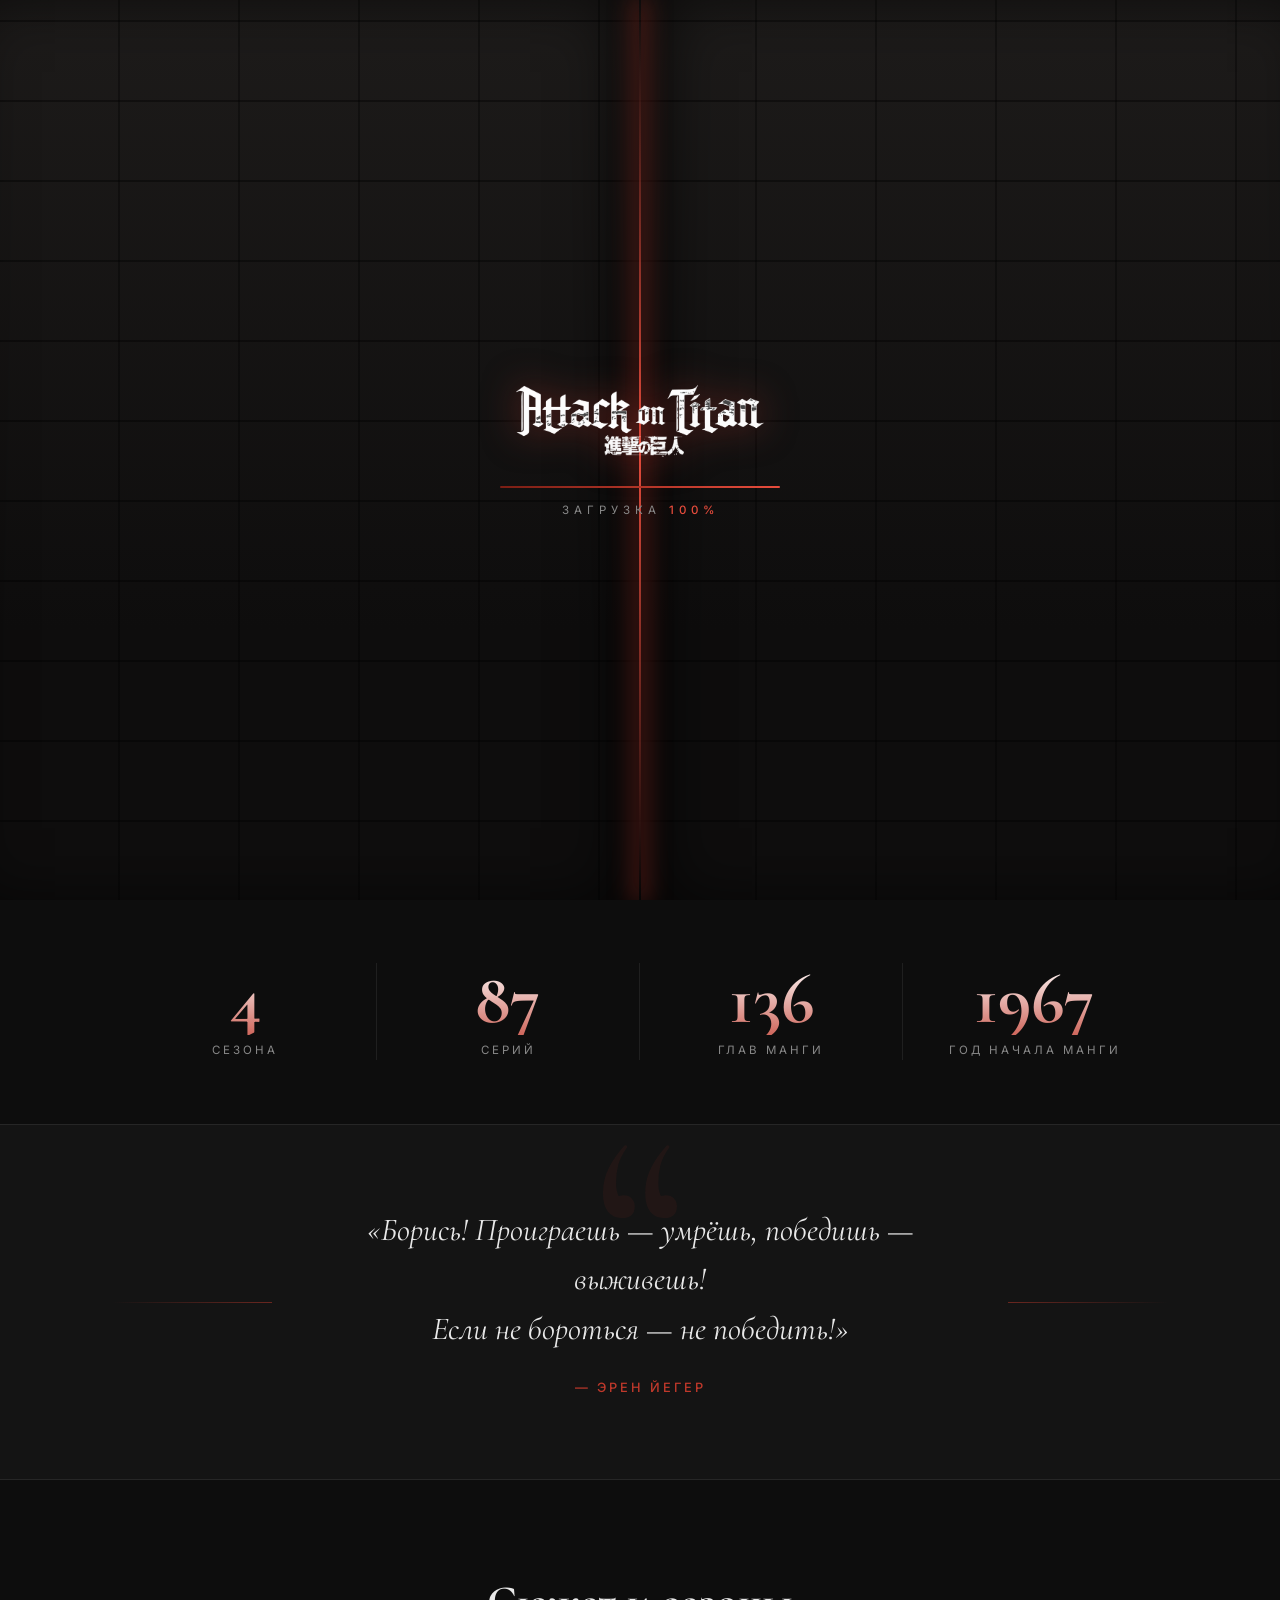
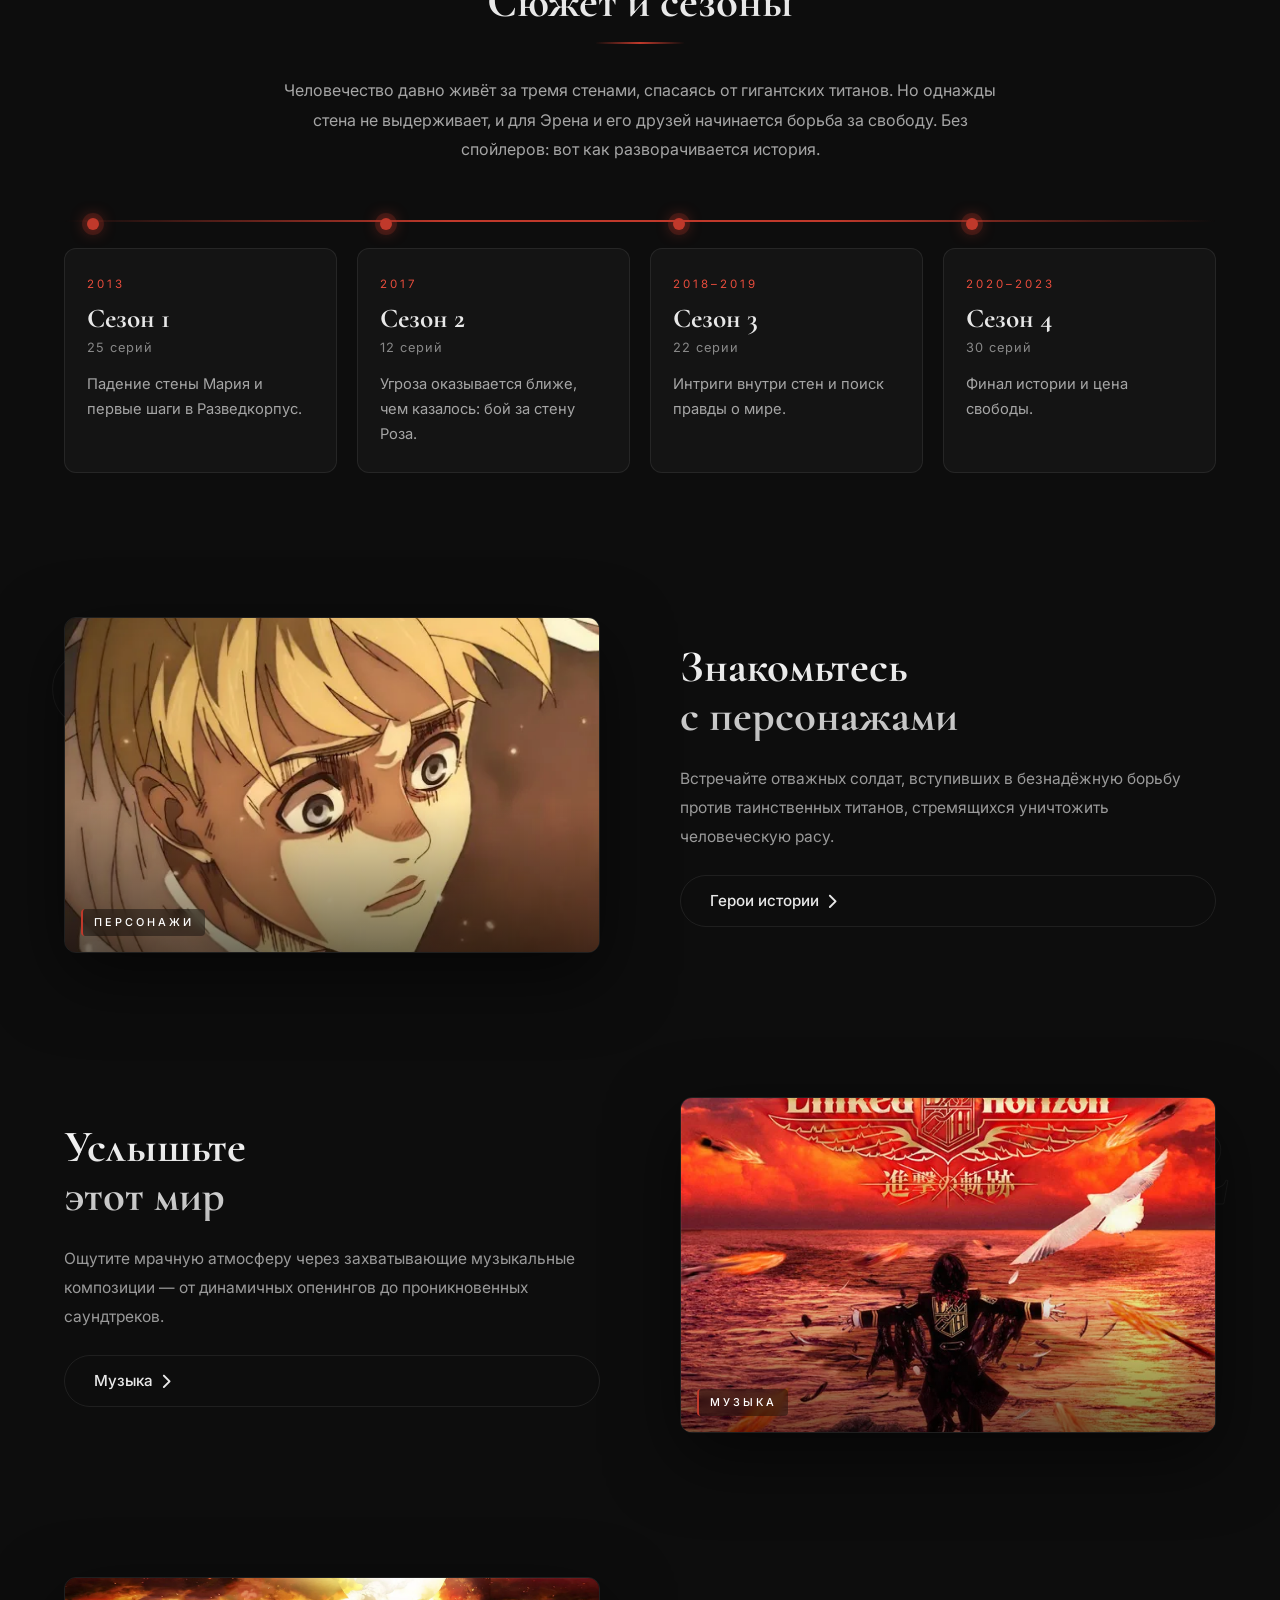
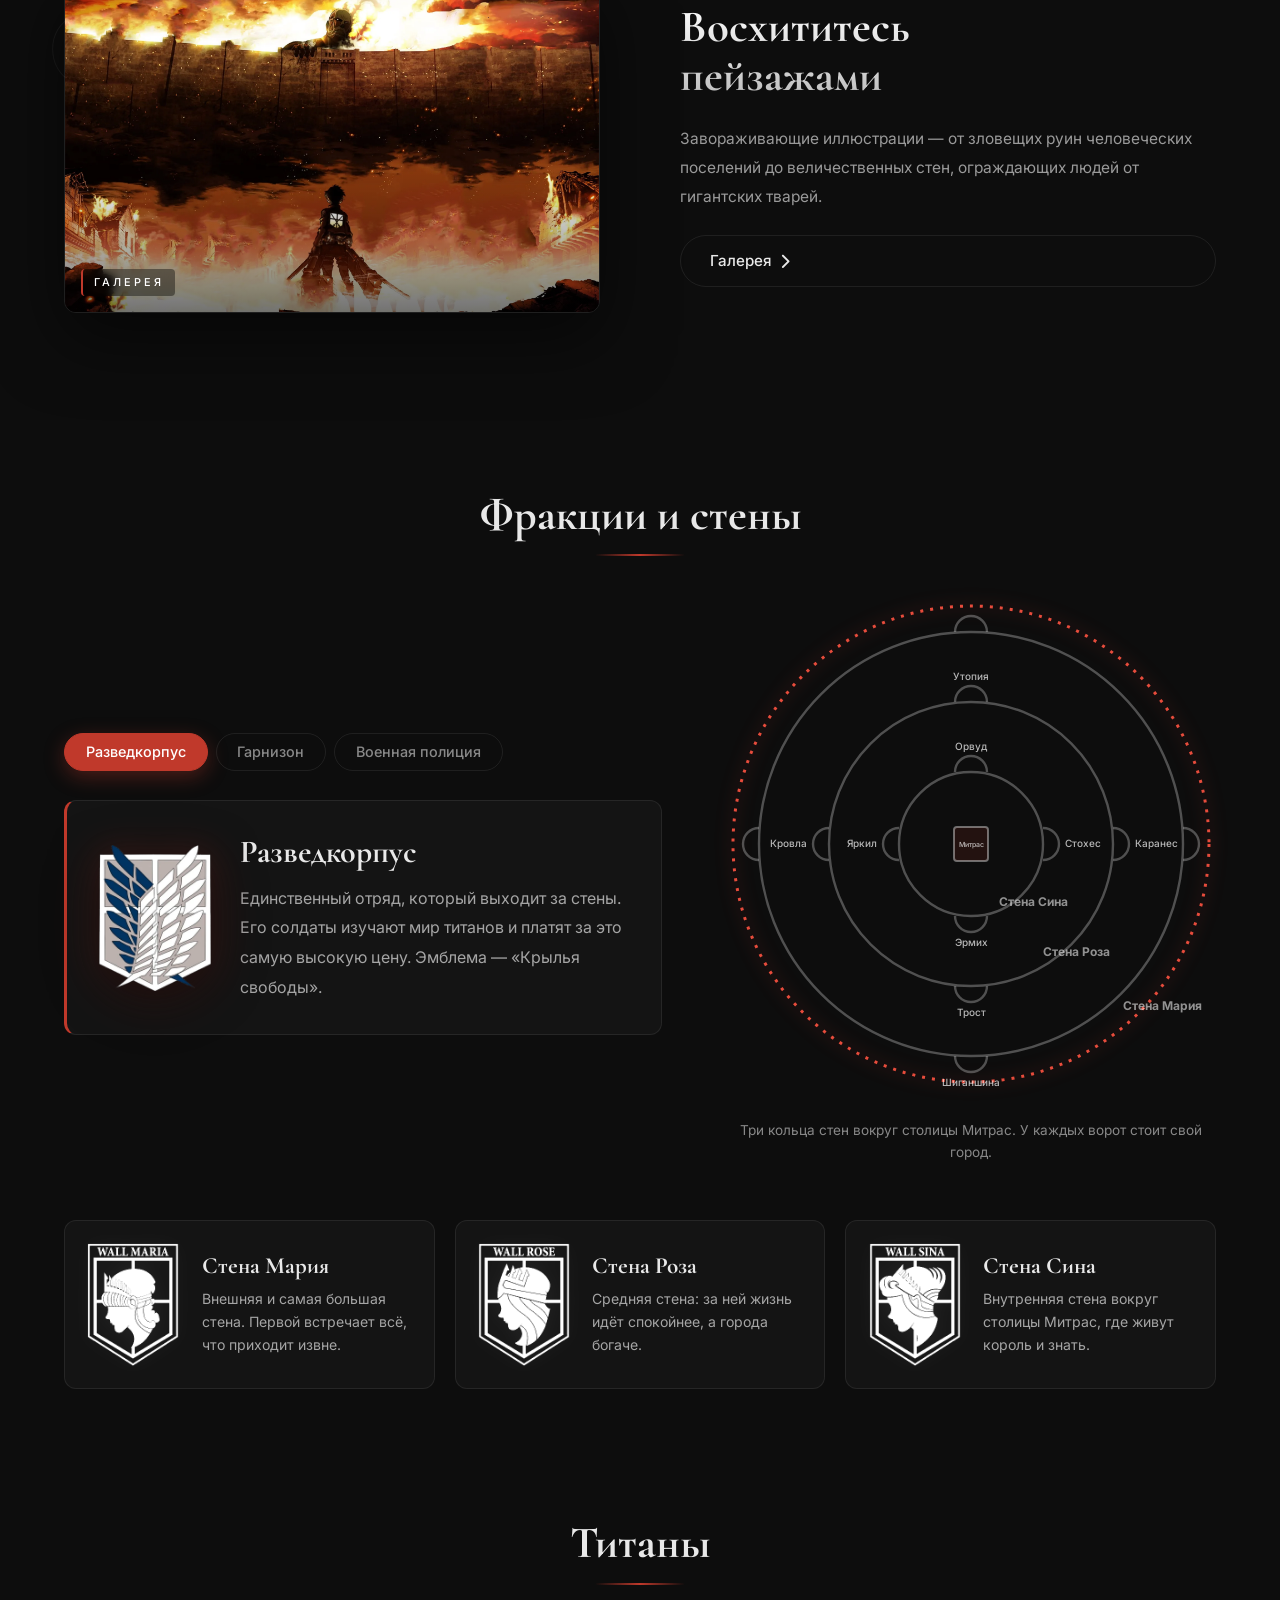
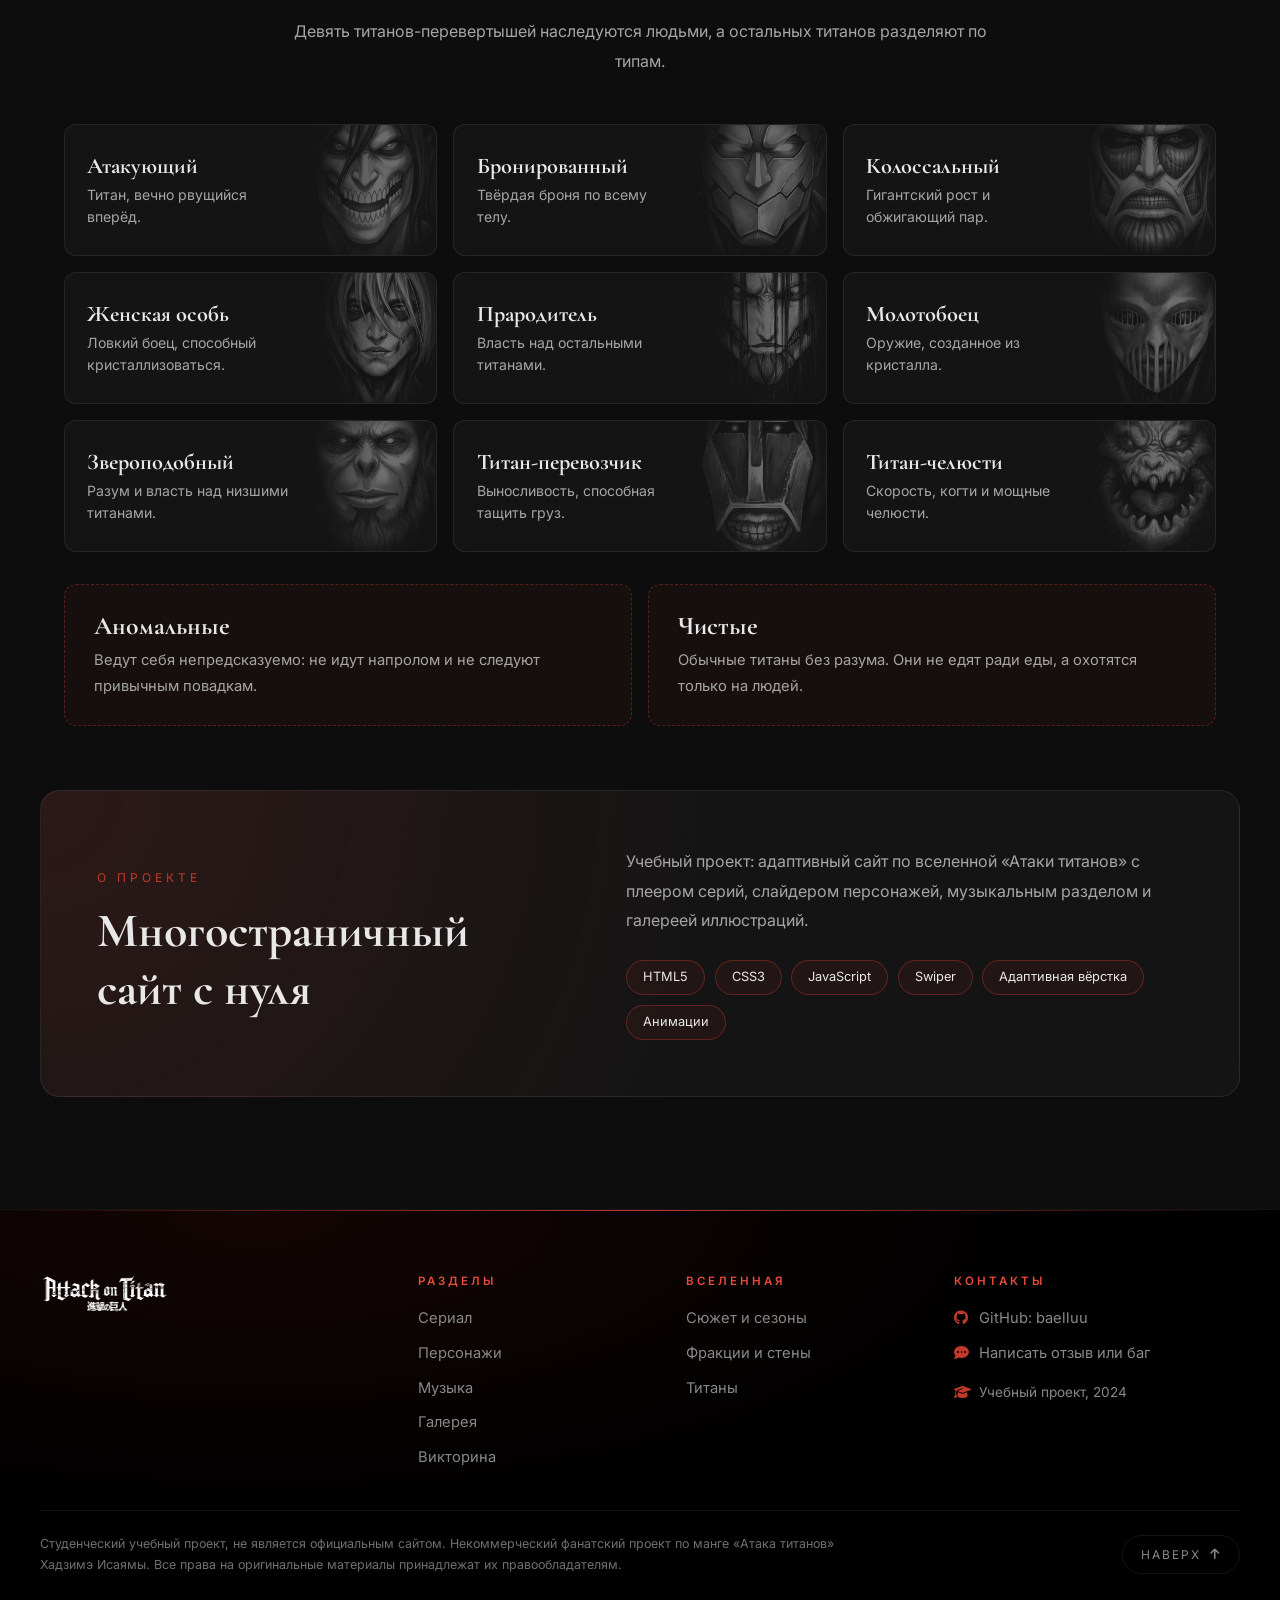
<file: index.html>
<!DOCTYPE html>
<html lang="ru">
<head>
  <meta charset="UTF-8">
  <script>try{if(!sessionStorage.getItem('aotLoaded')&&!matchMedia('(prefers-reduced-motion: reduce)').matches){document.documentElement.classList.add('is-loading');setTimeout(function(){document.documentElement.classList.remove('is-loading')},5000)}}catch(e){}</script>
  <meta name="viewport" content="width=device-width, initial-scale=1.0">
  <title>Атака Титанов — Студенческий проект</title>
  <meta name="description" content="Студенческий проект по «Атаке титанов»: сериал, персонажи, музыка, галерея, викторина. Некоммерческий фанатский сайт.">
  <meta name="theme-color" content="#0d0d0d">
  <link rel="icon" href="img/favicon.ico" sizes="any">
  <link rel="icon" type="image/png" sizes="32x32" href="img/favicon-32.png">
  <link rel="apple-touch-icon" href="img/apple-touch-icon.png">
  <meta property="og:type" content="website">
  <meta property="og:locale" content="ru_RU">
  <meta property="og:site_name" content="Атака Титанов — студенческий проект">
  <meta property="og:title" content="Атака Титанов — Студенческий проект">
  <meta property="og:description" content="Студенческий проект по «Атаке титанов»: сериал, персонажи, музыка, галерея, викторина. Некоммерческий фанатский сайт.">
  <meta property="og:url" content="https://baelluu.github.io/attackontitan/">
  <meta property="og:image" content="https://baelluu.github.io/attackontitan/img/og.jpg">
  <meta property="og:image:width" content="1200">
  <meta property="og:image:height" content="630">
  <meta name="twitter:card" content="summary_large_image">
  <link rel="preconnect" href="https://fonts.googleapis.com">
  <link rel="preconnect" href="https://fonts.gstatic.com" crossorigin>
  <link href="https://fonts.googleapis.com/css2?family=Cormorant+Garamond:ital,wght@0,400;0,600;0,700;1,400&family=Inter:wght@300;400;500&display=swap" rel="stylesheet">
  <link rel="stylesheet" href="https://cdnjs.cloudflare.com/ajax/libs/font-awesome/6.4.0/css/all.min.css">
  <link rel="stylesheet" href="css/shared.css">
  <link rel="stylesheet" href="css/enhance.css">
  <link rel="stylesheet" href="style.css">
</head>
<body>

  <nav class="navbar">
    <a href="index.html" class="navbar__logo">
      <img src="img/logo.png" alt="Attack on Titan">
    </a>
    <ul class="navbar__links">
      <li><a href="serial/index.html">Сериал</a></li>
      <li><a href="characters/index.html">Персонажи</a></li>
      <li><a href="music/index.html">Музыка</a></li>
      <li><a href="arts/index.html">Галерея</a></li>
      <li><a href="quiz/index.html">Викторина</a></li>
    </ul>
    <button class="navbar__hamburger" id="hamburger" aria-label="Открыть меню">
      <span></span><span></span><span></span>
    </button>
  </nav>

  <div class="navbar__drawer" id="drawer">
    <a href="serial/index.html">Сериал</a>
    <a href="characters/index.html">Персонажи</a>
    <a href="music/index.html">Музыка</a>
    <a href="arts/index.html">Галерея</a>
    <a href="quiz/index.html">Викторина</a>
  </div>

  <!-- HERO -->
  <section class="hero">
    <div class="hero__noise"></div>
    <div class="hero__overlay"></div>

    <div class="hero__content">
      <div class="hero__year-badge">2013 — 2023</div>
      <h1 class="hero__title">
        <span class="hero__title-line">Атака</span>
        <span class="hero__title-line hero__title-line--accent">Титанов</span>
      </h1>
      <p class="hero__jp">進撃の巨人</p>
      <p class="hero__sub">Судьба человечества в ваших руках</p>
      <a href="serial/index.html" class="btn btn--primary hero__cta">
        <i class="fas fa-play"></i> Смотреть сериал
      </a>
    </div>

    <a href="#quote" class="hero__scroll" aria-label="Прокрутить вниз"><span></span></a>

    <!-- Ticker belt at bottom of hero -->
    <div class="ticker-belt" aria-hidden="true">
      <div class="ticker-inner" id="tickerInner">
        <span>4 сезона</span><span class="ticker-sep">◆</span>
        <span>89 серий</span><span class="ticker-sep">◆</span>
        <span>С 2013 года</span><span class="ticker-sep">◆</span>
        <span>Хадзимэ Исаяма</span><span class="ticker-sep">◆</span>
        <span>Shingeki no Kyojin</span><span class="ticker-sep">◆</span>
        <span>Разведывательный корпус</span><span class="ticker-sep">◆</span>
        <span>Сражайся или умри</span><span class="ticker-sep">◆</span>
        <span>4 сезона</span><span class="ticker-sep">◆</span>
        <span>89 серий</span><span class="ticker-sep">◆</span>
        <span>С 2013 года</span><span class="ticker-sep">◆</span>
        <span>Хадзимэ Исаяма</span><span class="ticker-sep">◆</span>
        <span>Shingeki no Kyojin</span><span class="ticker-sep">◆</span>
        <span>Разведывательный корпус</span><span class="ticker-sep">◆</span>
        <span>Сражайся или умри</span><span class="ticker-sep">◆</span>
      </div>
    </div>
  </section>

  <!-- STATS -->
  <section class="stats reveal-stagger" aria-label="Атака титанов в цифрах">
    <div class="stats__item"><span class="stats__num" data-count="4">4</span><span class="stats__label">сезона</span></div>
    <div class="stats__item"><span class="stats__num" data-count="89">89</span><span class="stats__label">серий</span></div>
    <div class="stats__item"><span class="stats__num" data-count="139">139</span><span class="stats__label">глав манги</span></div>
    <div class="stats__item"><span class="stats__num" data-count="2009">2009</span><span class="stats__label">год начала манги</span></div>
  </section>

  <!-- QUOTE -->
  <section class="quote-section" id="quote">
    <div class="quote-section__line-left"></div>
    <blockquote class="quote">
      <p class="quote__text">
        «Борись! Проиграешь — умрёшь, победишь — выживешь!<br>
        Если не бороться — не победить!»
      </p>
      <cite class="quote__author">— Эрен Йегер</cite>
    </blockquote>
    <div class="quote-section__line-right"></div>
  </section>

  <!-- SEASONS / TIMELINE -->
  <section class="seasons" id="seasons">
    <div class="container">
      <div class="section-title">
        <h2>Сюжет и сезоны</h2>
        <div class="section-title__line"></div>
      </div>
      <p class="lead">Человечество давно живёт за тремя стенами, спасаясь от гигантских титанов. Но однажды стена не выдерживает, и для Эрена и его друзей начинается борьба за свободу. Без спойлеров: вот как разворачивается история.</p>
      <ol class="timeline reveal-stagger">
        <li class="timeline__item">
          <span class="timeline__year">2013</span>
          <h3>Сезон 1</h3>
          <p class="timeline__meta">25 серий</p>
          <p>Падение стены Мария и первые шаги в Разведкорпус.</p>
        </li>
        <li class="timeline__item">
          <span class="timeline__year">2017</span>
          <h3>Сезон 2</h3>
          <p class="timeline__meta">12 серий</p>
          <p>Угроза оказывается ближе, чем казалось: бой за стену Роза.</p>
        </li>
        <li class="timeline__item">
          <span class="timeline__year">2018–2019</span>
          <h3>Сезон 3</h3>
          <p class="timeline__meta">22 серии</p>
          <p>Интриги внутри стен и поиск правды о мире.</p>
        </li>
        <li class="timeline__item">
          <span class="timeline__year">2020–2023</span>
          <h3>Сезон 4</h3>
          <p class="timeline__meta">30 серий</p>
          <p>Финал истории и цена свободы.</p>
        </li>
      </ol>
    </div>
  </section>

  <!-- FEATURES -->
  <main>
    <div class="container">
      <div class="features">

        <article class="feature reveal">
          <div class="feature__num" aria-hidden="true">01</div>
          <div class="feature__media">
            <img src="img/armin.webp" alt="Персонажи" class="feature__img" loading="lazy" decoding="async">
            <div class="feature__media-label">Персонажи</div>
          </div>
          <div class="feature__body">
            <h2 class="feature__title">Знакомьтесь<br>с персонажами</h2>
            <p class="feature__text">Встречайте отважных солдат, вступивших в безнадёжную борьбу против таинственных титанов, стремящихся уничтожить человеческую расу.</p>
            <a href="characters/index.html" class="btn btn--outline">
              Герои истории <i class="fas fa-chevron-right"></i>
            </a>
          </div>
        </article>

        <article class="feature feature--rev reveal">
          <div class="feature__num" aria-hidden="true">02</div>
          <div class="feature__media">
            <img src="img/music.webp" alt="Музыка" class="feature__img" loading="lazy" decoding="async">
            <div class="feature__media-label">Музыка</div>
          </div>
          <div class="feature__body">
            <h2 class="feature__title">Услышьте<br>этот мир</h2>
            <p class="feature__text">Ощутите мрачную атмосферу через захватывающие музыкальные композиции — от динамичных опенингов до проникновенных саундтреков.</p>
            <a href="music/index.html" class="btn btn--outline">
              Музыка <i class="fas fa-chevron-right"></i>
            </a>
          </div>
        </article>

        <article class="feature reveal">
          <div class="feature__num" aria-hidden="true">03</div>
          <div class="feature__media">
            <img src="img/gallery.webp" alt="Галерея" class="feature__img" loading="lazy" decoding="async">
            <div class="feature__media-label">Галерея</div>
          </div>
          <div class="feature__body">
            <h2 class="feature__title">Восхититесь<br>пейзажами</h2>
            <p class="feature__text">Завораживающие иллюстрации — от зловещих руин человеческих поселений до величественных стен, ограждающих людей от гигантских тварей.</p>
            <a href="arts/index.html" class="btn btn--outline">
              Галерея <i class="fas fa-chevron-right"></i>
            </a>
          </div>
        </article>

      </div>
    </div>
  </main>

  <!-- FACTIONS -->
  <section class="factions" id="factions">
    <div class="container">
      <div class="section-title">
        <h2>Фракции и стены</h2>
        <div class="section-title__line"></div>
      </div>
      <div class="factions__grid">
        <div class="factions__left">
          <div class="tabs" role="tablist" aria-label="Фракции">
            <button class="tab is-active" role="tab" id="tab-scout" aria-selected="true" aria-controls="panel-scout" data-ring="out">Разведкорпус</button>
            <button class="tab" role="tab" id="tab-garrison" aria-selected="false" aria-controls="panel-garrison" data-ring="walls" tabindex="-1">Гарнизон</button>
            <button class="tab" role="tab" id="tab-mp" aria-selected="false" aria-controls="panel-mp" data-ring="sina" tabindex="-1">Военная полиция</button>
          </div>
          <div class="tabpanel is-active" role="tabpanel" id="panel-scout" aria-labelledby="tab-scout">
            <img class="tabpanel__crest" src="img/faction-scout.webp" alt="Герб Разведкорпуса: Крылья свободы" width="246" height="320" loading="lazy">
            <div class="tabpanel__text">
              <h3>Разведкорпус</h3>
            <p>Единственный отряд, который выходит за стены. Его солдаты изучают мир титанов и платят за это самую высокую цену. Эмблема — «Крылья свободы».</p>
            </div>
          </div>
          <div class="tabpanel" role="tabpanel" id="panel-garrison" aria-labelledby="tab-garrison" hidden>
            <img class="tabpanel__crest" src="img/faction-garrison.webp" alt="Герб Гарнизона: розы" width="250" height="320" loading="lazy">
            <div class="tabpanel__text">
              <h3>Гарнизон</h3>
            <p>Охраняет стены и города, следит за воротами и артиллерией. Именно гарнизон первым встречает угрозу, когда стена перестаёт быть защитой.</p>
            </div>
          </div>
          <div class="tabpanel" role="tabpanel" id="panel-mp" aria-labelledby="tab-mp" hidden>
            <img class="tabpanel__crest" src="img/faction-mp.webp" alt="Герб Военной полиции: единорог" width="271" height="320" loading="lazy">
            <div class="tabpanel__text">
              <h3>Военная полиция</h3>
            <p>Элита, которая служит в глубине страны, в столице за стеной Сина, охраняет короля и порядок. Мечта многих курсантов — попасть сюда.</p>
            </div>
          </div>
        </div>
        <figure class="walls" aria-label="Схема стен" data-ring="out">
          <svg viewBox="0 0 480 500" class="walls__svg" role="img" aria-label="Схема стен: Мария, Роза, Сина и города у ворот">
            <circle class="ring ring--out" cx="240" cy="240" r="238" />
            <g class="wall wall--maria"><circle class="ring" cx="240" cy="240" r="212"/><path class="gate" d="M224 28A16 16 0 0 1 256 28M452 224A16 16 0 0 1 452 256M256 452A16 16 0 0 1 224 452M28 256A16 16 0 0 1 28 224"/></g>
            <g class="wall wall--rose"><circle class="ring" cx="240" cy="240" r="142"/><path class="gate" d="M224 98A16 16 0 0 1 256 98M382 224A16 16 0 0 1 382 256M256 382A16 16 0 0 1 224 382M98 256A16 16 0 0 1 98 224"/></g>
            <g class="wall wall--sina"><circle class="ring" cx="240" cy="240" r="72"/><path class="gate" d="M224 168A16 16 0 0 1 256 168M312 224A16 16 0 0 1 312 256M256 312A16 16 0 0 1 224 312M168 256A16 16 0 0 1 168 224"/></g>
            <rect class="mitras" x="223" y="223" width="34" height="34" rx="3" />
            <g class="cities" text-anchor="middle">
              <text x="240" y="243" class="city city--core">Митрас</text>
              <text x="240" y="146" class="city">Орвуд</text>
              <text x="334" y="243" text-anchor="start" class="city">Стохес</text>
              <text x="240" y="342" class="city">Эрмих</text>
              <text x="146" y="243" text-anchor="end" class="city">Яркил</text>
              <text x="240" y="76" class="city">Утопия</text>
              <text x="404" y="243" text-anchor="start" class="city">Каранес</text>
              <text x="240" y="412" class="city">Трост</text>
              <text x="76" y="243" text-anchor="end" class="city">Кровла</text>
              <text x="240" y="482" class="city">Шиганшина</text>
            </g>
            <g class="wall-names">
              <text x="392" y="406" class="wn wn--maria">Стена Мария</text>
              <text x="312" y="352" class="wn wn--rose">Стена Роза</text>
              <text x="268" y="302" class="wn wn--sina">Стена Сина</text>
            </g>
          </svg>
          <figcaption>Три кольца стен вокруг столицы Митрас. У каждых ворот стоит свой город.</figcaption>
        </figure>
      </div>

      <div class="crests reveal-stagger">
        <article class="crest" data-ring="maria" tabindex="0">
          <img src="img/wall-maria.png" alt="Герб стены Мария" loading="lazy" width="208" height="278">
          <div><h3>Стена Мария</h3><p>Внешняя и самая большая стена. Первой встречает всё, что приходит извне.</p></div>
        </article>
        <article class="crest" data-ring="rose" tabindex="0">
          <img src="img/wall-rose.png" alt="Герб стены Роза" loading="lazy" width="208" height="278">
          <div><h3>Стена Роза</h3><p>Средняя стена: за ней жизнь идёт спокойнее, а города богаче.</p></div>
        </article>
        <article class="crest" data-ring="sina" tabindex="0">
          <img src="img/wall-sina.png" alt="Герб стены Сина" loading="lazy" width="208" height="278">
          <div><h3>Стена Сина</h3><p>Внутренняя стена вокруг столицы Митрас, где живут король и знать.</p></div>
        </article>
      </div>
    </div>
  </section>

  <!-- TITANS -->
  <section class="titans" id="titans">
    <div class="container">
      <div class="section-title">
        <h2>Титаны</h2>
        <div class="section-title__line"></div>
      </div>
      <p class="lead">Девять титанов-перевертышей наследуются людьми, а остальных титанов разделяют по типам.</p>
      <ul class="titan-grid reveal-stagger">
        <li class="titan"><img class="titan__art" src="img/titans/attack.webp" alt="" loading="lazy" decoding="async" width="285" height="300"><b>Атакующий</b><span>Титан, вечно рвущийся вперёд.</span></li>
        <li class="titan"><img class="titan__art" src="img/titans/armored.webp" alt="" loading="lazy" decoding="async" width="285" height="300"><b>Бронированный</b><span>Твёрдая броня по всему телу.</span></li>
        <li class="titan"><img class="titan__art" src="img/titans/colossal.webp" alt="" loading="lazy" decoding="async" width="285" height="300"><b>Колоссальный</b><span>Гигантский рост и обжигающий пар.</span></li>
        <li class="titan"><img class="titan__art" src="img/titans/female.webp" alt="" loading="lazy" decoding="async" width="285" height="300"><b>Женская особь</b><span>Ловкий боец, способный кристаллизоваться.</span></li>
        <li class="titan"><img class="titan__art" src="img/titans/founder.webp" alt="" loading="lazy" decoding="async" width="285" height="300"><b>Прародитель</b><span>Власть над остальными титанами.</span></li>
        <li class="titan"><img class="titan__art" src="img/titans/hammer.webp" alt="" loading="lazy" decoding="async" width="285" height="300"><b>Молотобоец</b><span>Оружие, созданное из кристалла.</span></li>
        <li class="titan"><img class="titan__art" src="img/titans/beast.webp" alt="" loading="lazy" decoding="async" width="285" height="300"><b>Звероподобный</b><span>Разум и власть над низшими титанами.</span></li>
        <li class="titan"><img class="titan__art" src="img/titans/cart.webp" alt="" loading="lazy" decoding="async" width="285" height="300"><b>Титан-перевозчик</b><span>Выносливость, способная тащить груз.</span></li>
        <li class="titan"><img class="titan__art" src="img/titans/jaw.webp" alt="" loading="lazy" decoding="async" width="285" height="300"><b>Титан-челюсти</b><span>Скорость, когти и мощные челюсти.</span></li>
      </ul>
      <div class="titan-kinds reveal-stagger">
        <div><h3>Аномальные</h3><p>Ведут себя непредсказуемо: не идут напролом и не следуют привычным повадкам.</p></div>
        <div><h3>Чистые</h3><p>Обычные титаны без разума. Они не едят ради еды, а охотятся только на людей.</p></div>
      </div>
    </div>
  </section>

  <!-- ABOUT -->
  <section class="about">
    <div class="container about__grid">
      <div class="about__head reveal">
        <p class="about__eyebrow">О проекте</p>
        <h2 class="about__title">Многостраничный сайт с нуля</h2>
      </div>
      <div class="about__body reveal">
        <p>Учебный проект: адаптивный сайт по вселенной «Атаки титанов» с плеером серий, слайдером персонажей, музыкальным разделом и галереей иллюстраций.</p>
        <ul class="chips">
          <li>HTML5</li><li>CSS3</li><li>JavaScript</li><li>Swiper</li><li>Адаптивная вёрстка</li><li>Анимации</li>
        </ul>
      </div>
    </div>
  </section>

  <footer class="footer">
    <p class="footer__copy">Студенческий учебный проект, не является официальным сайтом. Некоммерческий фанатский проект по манге «Атака титанов» Хадзимэ Исаямы. Все права на оригинальные материалы принадлежат их правообладателям.</p>
  </footer>

  <script src="script.js"></script>
  <script src="js/enhance.js"></script>
</body>
</html>
</file>
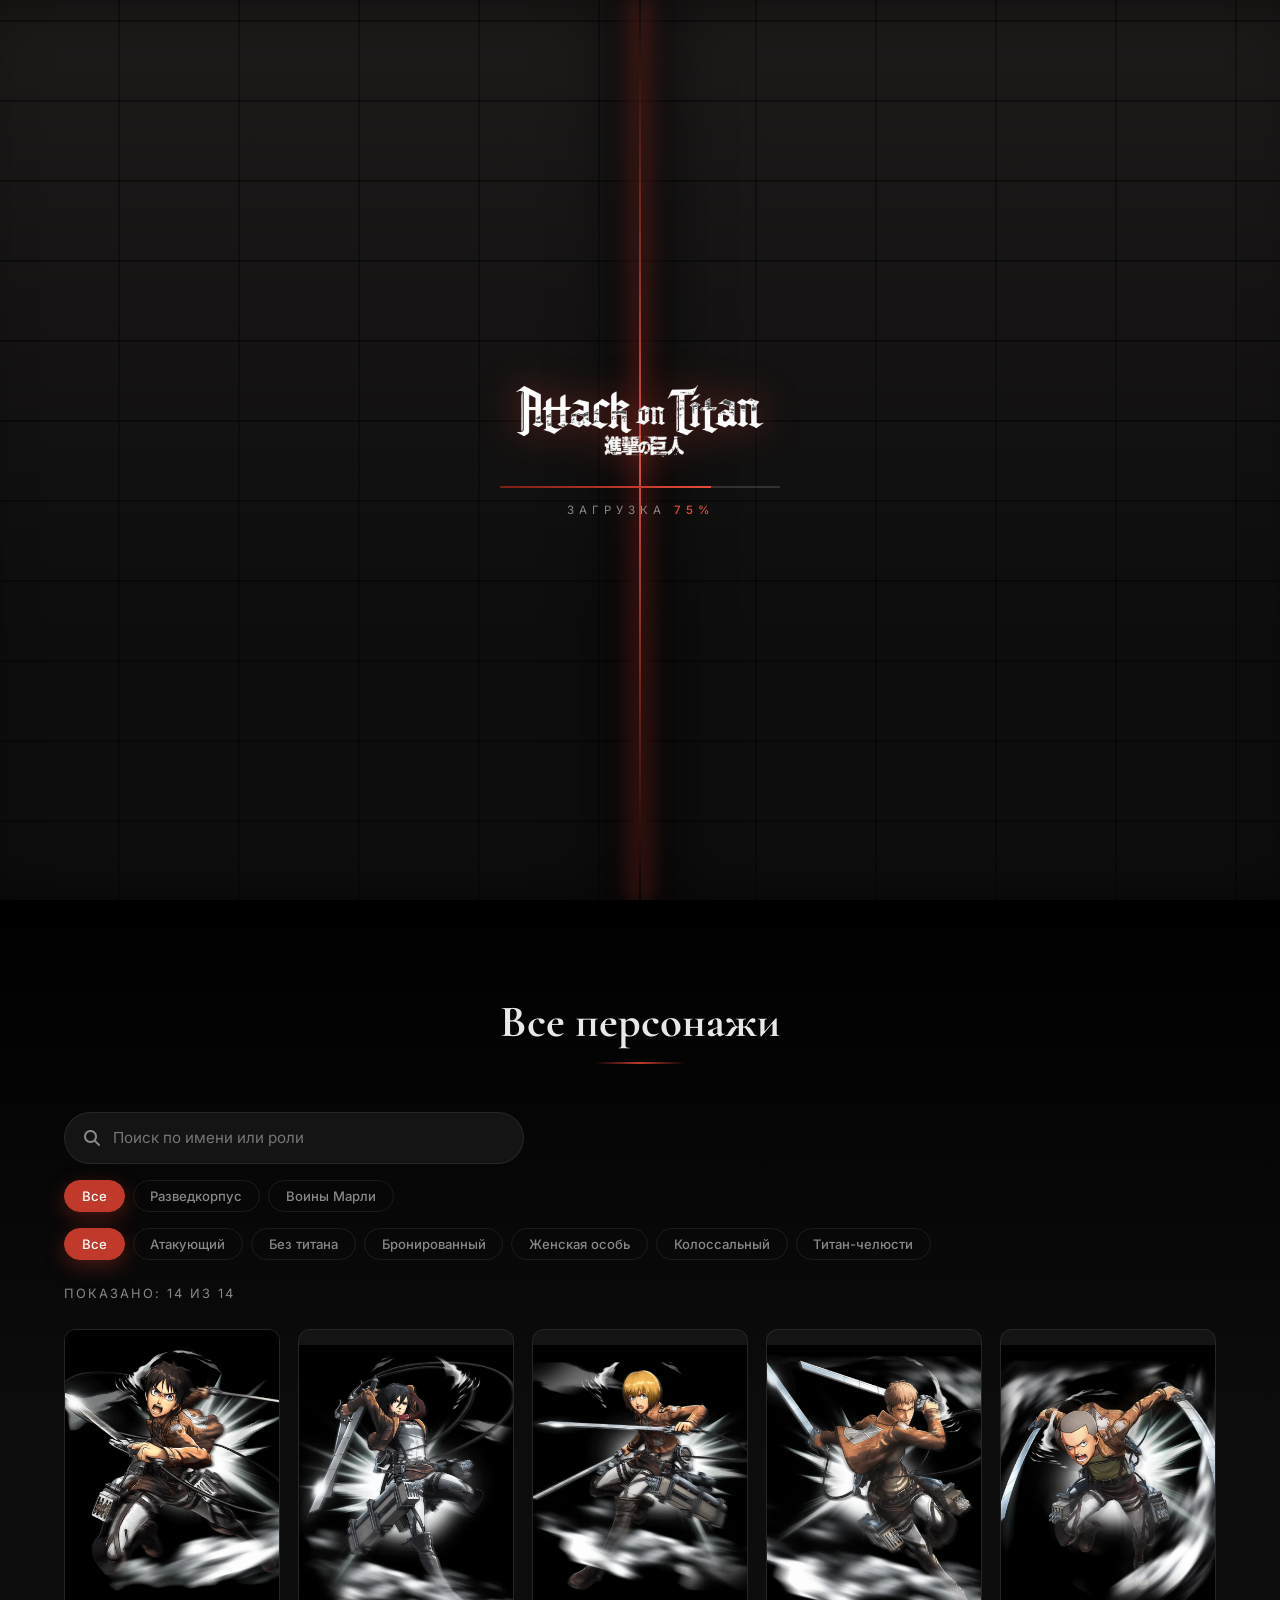
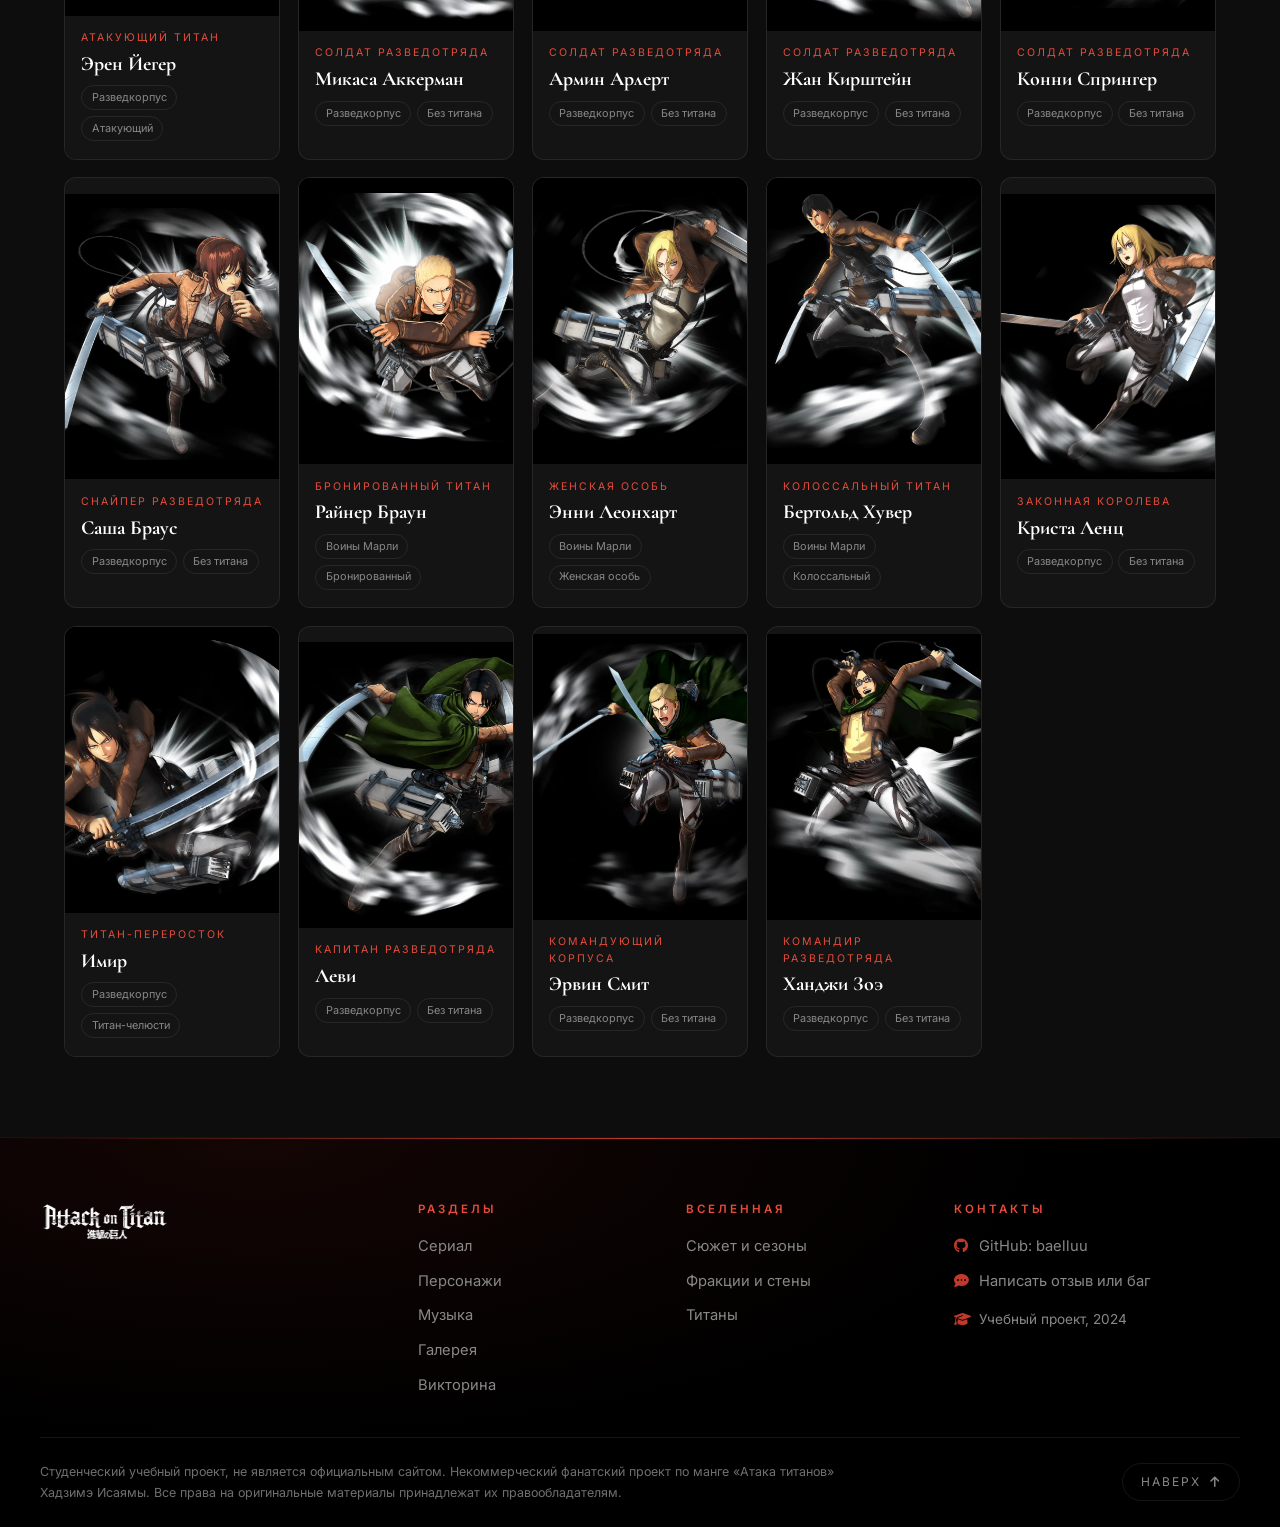
<file: characters/index.html>
<!DOCTYPE html>
<html lang="ru">
<head>
  <meta charset="UTF-8">
  <script>try{if(!sessionStorage.getItem('aotLoaded')&&!matchMedia('(prefers-reduced-motion: reduce)').matches){document.documentElement.classList.add('is-loading');setTimeout(function(){document.documentElement.classList.remove('is-loading')},5000)}}catch(e){}</script>
  <meta name="viewport" content="width=device-width, initial-scale=1.0">
  <title>Персонажи — Атака Титанов</title>
  <meta name="description" content="Герои «Атаки титанов»: слайдер, поиск и фильтры по фракции и титану.">
  <meta name="theme-color" content="#0d0d0d">
  <link rel="icon" href="../img/favicon.ico" sizes="any">
  <link rel="icon" type="image/png" sizes="32x32" href="../img/favicon-32.png">
  <link rel="apple-touch-icon" href="../img/apple-touch-icon.png">
  <meta property="og:type" content="website">
  <meta property="og:locale" content="ru_RU">
  <meta property="og:site_name" content="Атака Титанов — студенческий проект">
  <meta property="og:title" content="Персонажи — Атака Титанов">
  <meta property="og:description" content="Герои «Атаки титанов»: слайдер, поиск и фильтры по фракции и титану.">
  <meta property="og:url" content="https://baelluu.github.io/attackontitan/characters/">
  <meta property="og:image" content="https://baelluu.github.io/attackontitan/img/og.jpg">
  <meta property="og:image:width" content="1200">
  <meta property="og:image:height" content="630">
  <meta name="twitter:card" content="summary_large_image">
  <link rel="preconnect" href="https://fonts.googleapis.com">
  <link rel="preconnect" href="https://fonts.gstatic.com" crossorigin>
  <link href="https://fonts.googleapis.com/css2?family=Cormorant+Garamond:ital,wght@0,400;0,600;0,700;1,400&family=Inter:wght@300;400;500&display=swap" rel="stylesheet">
  <link rel="stylesheet" href="https://cdnjs.cloudflare.com/ajax/libs/font-awesome/6.4.0/css/all.min.css">
  <link rel="stylesheet" href="../css/shared.css">
  <link rel="stylesheet" href="../css/enhance.css">
  <link rel="stylesheet" href="css/style.css">
  <link rel="stylesheet" href="../css/inner.css">
</head>
<body>

  <nav class="navbar">
    <a href="../index.html" class="navbar__logo">
      <img src="../img/logo.png" alt="Attack on Titan">
    </a>
    <ul class="navbar__links">
      <li><a href="../serial/index.html">Сериал</a></li>
      <li><a href="../characters/index.html" class="active">Персонажи</a></li>
      <li><a href="../music/index.html">Музыка</a></li>
      <li><a href="../arts/index.html">Галерея</a></li>
      <li><a href="../quiz/index.html">Викторина</a></li>
    </ul>
    <button class="navbar__hamburger" id="hamburger" aria-label="Открыть меню">
      <span></span><span></span><span></span>
    </button>
  </nav>

  <div class="navbar__drawer" id="drawer">
    <a href="../serial/index.html">Сериал</a>
    <a href="../characters/index.html">Персонажи</a>
    <a href="../music/index.html">Музыка</a>
    <a href="../arts/index.html">Галерея</a>
    <a href="../quiz/index.html">Викторина</a>
  </div>

  <!-- SPOTLIGHT SLIDER -->
  <div class="spotlight" id="spotlight">

    <div class="slide" id="slide">
      <!-- Items are built by JS -->
    </div>

    <div class="spot-progress"><span id="spotProgress"></span></div>

    <div class="spot-controls">
      <button class="spot-btn prev" id="spotPrev" aria-label="Предыдущий">
        <i class="fas fa-arrow-left"></i>
      </button>
      <div class="spot-counter" id="spotCounter">01 / 14</div>
      <button class="spot-btn next" id="spotNext" aria-label="Следующий">
        <i class="fas fa-arrow-right"></i>
      </button>
    </div>

    <a class="spot-all" href="#roster">Все персонажи <i class="fas fa-chevron-down"></i></a>

  </div>

  <!-- ROSTER: search + filters -->
  <section class="roster" id="roster">
    <div class="container">
      <div class="section-title">
        <h2>Все персонажи</h2>
        <div class="section-title__line"></div>
      </div>

      <div class="roster__controls">
        <label class="roster__search">
          <i class="fas fa-search" aria-hidden="true"></i>
          <input type="search" id="rosterSearch" placeholder="Поиск по имени или роли" aria-label="Поиск персонажа" autocomplete="off">
        </label>
        <div class="roster__group" role="group" aria-label="Фракция" id="factionChips"></div>
        <div class="roster__group" role="group" aria-label="Титан" id="titanChips"></div>
      </div>

      <p class="roster__count" id="rosterCount" aria-live="polite"></p>
      <ul class="roster__grid" id="rosterGrid"></ul>
      <p class="roster__empty" id="rosterEmpty" hidden>Никого не нашли. Попробуй сбросить фильтры.</p>
    </div>
  </section>

  <footer class="footer">
    <p class="footer__copy">Студенческий учебный проект, не является официальным сайтом. Некоммерческий фанатский проект по манге «Атака титанов» Хадзимэ Исаямы. Все права на оригинальные материалы принадлежат их правообладателям.</p>
  </footer>

  <script src="js/script.js"></script>
  <script src="../js/enhance.js"></script>
</body>
</html>
</file>
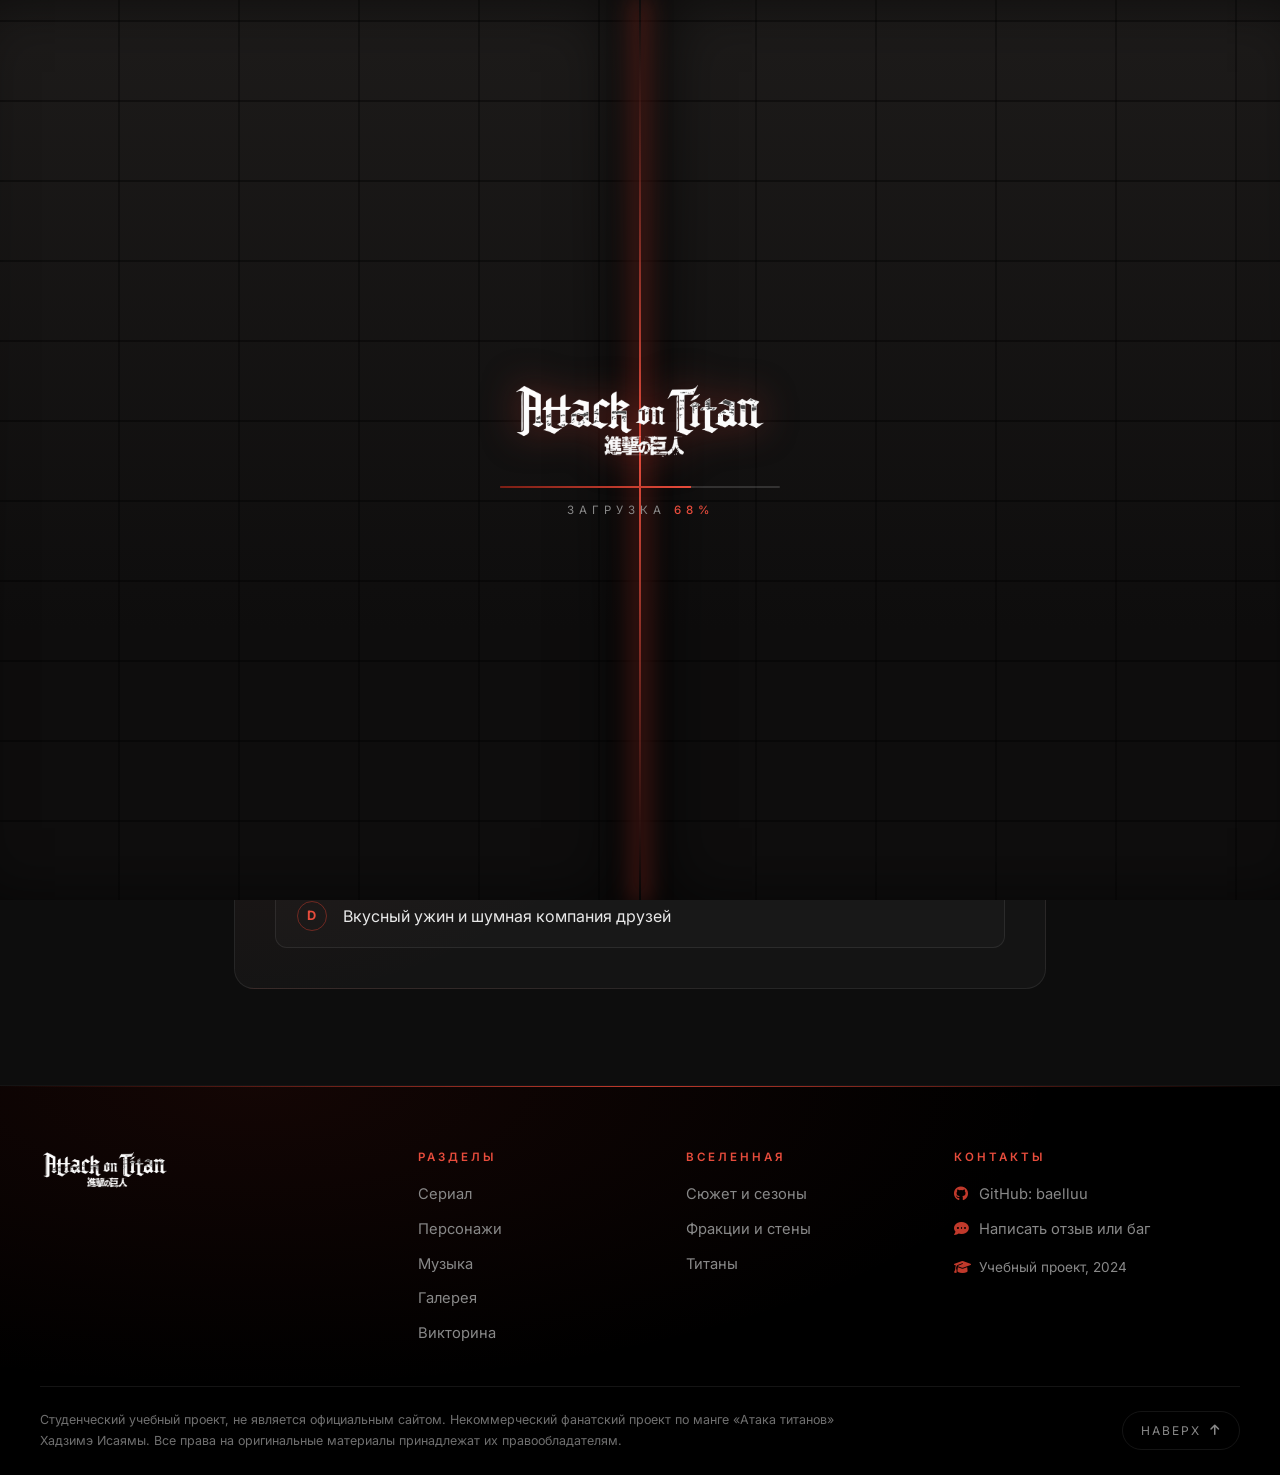
<file: quiz/index.html>
<!DOCTYPE html>
<html lang="ru">
<head>
  <meta charset="UTF-8">
  <script>try{if(!sessionStorage.getItem('aotLoaded')&&!matchMedia('(prefers-reduced-motion: reduce)').matches){document.documentElement.classList.add('is-loading');setTimeout(function(){document.documentElement.classList.remove('is-loading')},5000)}}catch(e){}</script>
  <meta name="viewport" content="width=device-width, initial-scale=1.0">
  <title>Викторина — Атака Титанов</title>
  <meta name="description" content="Пройди короткую викторину и узнай, кто ты из Разведкорпуса «Атаки титанов».">
  <meta name="theme-color" content="#0d0d0d">
  <link rel="icon" href="../img/favicon.ico" sizes="any">
  <link rel="icon" type="image/png" sizes="32x32" href="../img/favicon-32.png">
  <link rel="apple-touch-icon" href="../img/apple-touch-icon.png">
  <meta property="og:type" content="website">
  <meta property="og:locale" content="ru_RU">
  <meta property="og:site_name" content="Атака Титанов — студенческий проект">
  <meta property="og:title" content="Викторина — Атака Титанов">
  <meta property="og:description" content="Пройди короткую викторину и узнай, кто ты из Разведкорпуса «Атаки титанов».">
  <meta property="og:url" content="https://baelluu.github.io/attackontitan/quiz/">
  <meta property="og:image" content="https://baelluu.github.io/attackontitan/img/og.jpg">
  <meta property="og:image:width" content="1200">
  <meta property="og:image:height" content="630">
  <meta name="twitter:card" content="summary_large_image">
  <link rel="preconnect" href="https://fonts.googleapis.com">
  <link rel="preconnect" href="https://fonts.gstatic.com" crossorigin>
  <link href="https://fonts.googleapis.com/css2?family=Cormorant+Garamond:ital,wght@0,400;0,600;0,700;1,400&family=Inter:wght@300;400;500&display=swap" rel="stylesheet">
  <link rel="stylesheet" href="https://cdnjs.cloudflare.com/ajax/libs/font-awesome/6.4.0/css/all.min.css">
  <link rel="stylesheet" href="../css/shared.css">
  <link rel="stylesheet" href="../css/enhance.css">
  <link rel="stylesheet" href="../css/inner.css">
  <link rel="stylesheet" href="css/quiz.css">
</head>
<body>

  <nav class="navbar">
    <a href="../index.html" class="navbar__logo">
      <img src="../img/logo.png" alt="Attack on Titan">
    </a>
    <ul class="navbar__links">
      <li><a href="../serial/index.html">Сериал</a></li>
      <li><a href="../characters/index.html">Персонажи</a></li>
      <li><a href="../music/index.html">Музыка</a></li>
      <li><a href="../arts/index.html">Галерея</a></li>
      <li><a href="../quiz/index.html" class="active">Викторина</a></li>
    </ul>
    <button class="navbar__hamburger" id="hamburger" aria-label="Открыть меню">
      <span></span><span></span><span></span>
    </button>
  </nav>

  <div class="navbar__drawer" id="drawer">
    <a href="../serial/index.html">Сериал</a>
    <a href="../characters/index.html">Персонажи</a>
    <a href="../music/index.html">Музыка</a>
    <a href="../arts/index.html">Галерея</a>
    <a href="../quiz/index.html">Викторина</a>
  </div>

  <div class="quiz-layout">
    <header class="page-hero" style="--hero-img:url('../img/header.webp')">
      <div class="page-hero__eyebrow">Тест на 7 вопросов</div>
      <h1 class="page-hero__title">Кто ты из Разведкорпуса?</h1>
      <p class="page-hero__sub">Ответь на несколько вопросов, и мы подберём тебе героя, который больше всего на тебя похож.</p>
    </header>

    <main class="quiz" id="quiz">
      <section class="quiz__card" id="quizCard" aria-live="polite">
        <div class="quiz__progress"><span id="quizBar"></span></div>
        <p class="quiz__step" id="quizStep"></p>
        <h2 class="quiz__question" id="quizQuestion"></h2>
        <div class="quiz__options" id="quizOptions"></div>
      </section>

      <section class="result" id="quizResult" hidden>
        <div class="result__img" id="resultImg" role="img"></div>
        <div class="result__body">
          <p class="result__eyebrow">Твой результат</p>
          <h2 class="result__name" id="resultName"></h2>
          <p class="result__role" id="resultRole"></p>
          <p class="result__text" id="resultText"></p>
          <p class="result__second" id="resultSecond"></p>
          <div class="result__actions">
            <button class="btn btn--primary" id="quizRestart" type="button"><i class="fas fa-redo"></i> Пройти ещё раз</button>
            <button class="btn btn--outline" id="quizCopy" type="button"><i class="fas fa-copy"></i> Скопировать результат</button>
            <a class="btn btn--outline" href="../characters/index.html">Все персонажи <i class="fas fa-chevron-right"></i></a>
          </div>
        </div>
      </section>
    </main>
  </div>

  <footer class="footer">
    <p class="footer__copy">Студенческий учебный проект, не является официальным сайтом. Некоммерческий фанатский проект по манге «Атака титанов» Хадзимэ Исаямы. Все права на оригинальные материалы принадлежат их правообладателям.</p>
  </footer>

  <script src="js/quiz.js"></script>
  <script src="../js/enhance.js"></script>
</body>
</html>
</file>
<file: css/shared.css>
/* ===== DESIGN TOKENS ===== */
:root {
  --bg:           #0d0d0d;
  --surface:      #141414;
  --surface-2:    #1c1c1c;
  --accent:       #c0392b;
  --accent-hover: #e74c3c;
  --text:         #e8e8e8;
  --text-muted:   #888;
  --border:       rgba(255,255,255,0.08);
  --radius:       12px;
  --tr:           all 0.3s ease;
}

/* ===== RESET ===== */
*, *::before, *::after {
  margin: 0; padding: 0; box-sizing: border-box;
}

html { scroll-behavior: smooth; }

body {
  background: var(--bg);
  color: var(--text);
  font-family: 'Inter', sans-serif;
  line-height: 1.6;
  overflow-x: hidden;
}

h1, h2, h3, h4 {
  font-family: 'Cormorant Garamond', serif;
  line-height: 1.2;
}

a { text-decoration: none; color: inherit; }
img { max-width: 100%; height: auto; display: block; }

/* ===== NAVBAR ===== */
.navbar {
  position: fixed;
  top: 0; left: 0; right: 0;
  z-index: 200;
  height: 64px;
  display: flex;
  align-items: center;
  justify-content: space-between;
  padding: 0 2rem;
  background: rgba(13,13,13,0.88);
  backdrop-filter: blur(14px);
  -webkit-backdrop-filter: blur(14px);
  border-bottom: 1px solid var(--border);
  transition: background 0.3s;
}

.navbar__logo img {
  height: 38px;
  transition: opacity 0.2s;
}
.navbar__logo:hover img { opacity: 0.8; }

.navbar__links {
  list-style: none;
  display: flex;
  gap: 2rem;
}

.navbar__links a {
  font-family: 'Inter', sans-serif;
  font-size: 0.9rem;
  font-weight: 500;
  color: var(--text-muted);
  letter-spacing: 0.04em;
  position: relative;
  padding-bottom: 3px;
  transition: color 0.2s;
}

.navbar__links a::after {
  content: '';
  position: absolute;
  bottom: 0; left: 0;
  width: 0; height: 1px;
  background: var(--accent);
  transition: width 0.25s ease;
}

.navbar__links a:hover,
.navbar__links a.active { color: var(--text); }
.navbar__links a:hover::after,
.navbar__links a.active::after { width: 100%; }

/* Hamburger */
.navbar__hamburger {
  display: none;
  flex-direction: column;
  gap: 5px;
  background: none;
  border: none;
  cursor: pointer;
  padding: 6px;
}
.navbar__hamburger span {
  display: block;
  width: 22px; height: 2px;
  background: var(--text);
  border-radius: 2px;
  transition: var(--tr);
}
.navbar__hamburger.is-open span:nth-child(1) { transform: translateY(7px) rotate(45deg); }
.navbar__hamburger.is-open span:nth-child(2) { opacity: 0; }
.navbar__hamburger.is-open span:nth-child(3) { transform: translateY(-7px) rotate(-45deg); }

/* Mobile drawer */
.navbar__drawer {
  display: none;
  position: fixed;
  top: 64px; left: 0; right: 0;
  z-index: 199;
  background: var(--surface);
  border-bottom: 1px solid var(--border);
  padding: 1.5rem 2rem;
  flex-direction: column;
  gap: 1.25rem;
}
.navbar__drawer.is-open { display: flex; }
.navbar__drawer a {
  font-size: 1.05rem;
  color: var(--text-muted);
  transition: color 0.2s;
}
.navbar__drawer a:hover { color: var(--text); }

/* ===== FOOTER ===== */
.footer {
  background: #000;
  border-top: 1px solid var(--border);
  padding: 0rem 2rem 1.5rem;
}
.footer__inner {
  max-width: 1200px;
  margin: 0 auto 1.5rem;
  display: flex;
  flex-wrap: wrap;
  gap: 2rem;
  justify-content: space-between;
  align-items: center;
}
.footer__logo img { height: 36px; }

.footer__links {
  display: flex;
  flex-wrap: wrap;
  gap: 1.25rem;
}
.footer__links a {
  color: var(--text-muted);
  font-size: 0.875rem;
  transition: color 0.2s;
}
.footer__links a:hover { color: var(--text); }

.footer__social { display: flex; gap: 1rem; }
.footer__social a {
  color: var(--text-muted);
  font-size: 1.1rem;
  transition: color 0.2s, transform 0.2s;
}
.footer__social a:hover {
  color: var(--accent);
  transform: translateY(-2px);
}

.footer__copy {
  max-width: 1200px;
  margin: 0 auto;
  padding-top: 1.25rem;
  border-top: 1px solid var(--border);
  color: var(--text-muted);
  font-size: 0.8rem;
  text-align: center;
}

/* ===== BUTTONS ===== */
.btn {
  display: inline-flex;
  align-items: center;
  gap: 0.5rem;
  padding: 0.8rem 1.8rem;
  border-radius: 50px;
  font-family: 'Inter', sans-serif;
  font-size: 0.95rem;
  font-weight: 500;
  border: none;
  cursor: pointer;
  transition: var(--tr);
}
.btn--primary {
  background: var(--accent);
  color: #fff;
}
.btn--primary:hover {
  background: var(--accent-hover);
  transform: translateY(-2px);
  box-shadow: 0 8px 24px rgba(192,57,43,0.4);
}
.btn--outline {
  background: transparent;
  color: var(--text);
  border: 1.5px solid var(--border);
}
.btn--outline:hover {
  border-color: var(--accent);
  color: var(--accent);
  transform: translateX(4px);
}

/* ===== SECTION HEADING ===== */
.section-title {
  text-align: center;
  margin-bottom: 3rem;
}
.section-title h2 {
  font-size: clamp(2rem, 4vw, 2.8rem);
  color: var(--text);
}
.section-title__line {
  width: 50px; height: 2px;
  background: var(--accent);
  margin: 0.75rem auto 0;
}

/* ===== SCROLL REVEAL ===== */
.reveal {
  opacity: 0;
  transform: translateY(28px);
  transition: opacity 0.65s ease, transform 0.65s ease;
}
.reveal.is-visible { opacity: 1; transform: none; }

/* ===== UTILITY ===== */
.container {
  max-width: 1200px;
  margin: 0 auto;
  padding: 0 1.5rem;
}

/* ===== RESPONSIVE ===== */
@media (max-width: 768px) {
  .navbar__links  { display: none; }
  .navbar__hamburger { display: flex; }
  .footer__inner { flex-direction: column; align-items: center; text-align: center; }
  .footer__links { justify-content: center; }
}
</file>
<file: css/enhance.css>
/* ===== SHARED VISUAL ENHANCEMENTS ===== */
::selection { background: var(--accent); color: #fff; }
html { scrollbar-width: thin; scrollbar-color: #3a1512 var(--bg); }
::-webkit-scrollbar { width: 10px; }
::-webkit-scrollbar-track { background: var(--bg); }
::-webkit-scrollbar-thumb { background: linear-gradient(#5a1a14, var(--accent)); border-radius: 10px; border: 2px solid var(--bg); }
:focus-visible { outline: 2px solid var(--accent-hover); outline-offset: 3px; border-radius: 4px; }

/* Scroll progress */
.scroll-progress {
  position: fixed; top: 0; left: 0; height: 3px; width: 100%;
  z-index: 300; transform-origin: 0 50%; transform: scaleX(0);
  background: linear-gradient(90deg, #7b1e14, var(--accent-hover), #ff8a70);
  box-shadow: 0 0 12px rgba(231,76,60,.7);
}

/* Navbar: compact on scroll */
.navbar { transition: height .3s ease, background .3s, box-shadow .3s; }
.navbar.is-scrolled { height: 54px; background: rgba(8,8,8,.94); box-shadow: 0 8px 30px rgba(0,0,0,.5); }
.navbar__logo img { transition: opacity .2s, height .3s; }
.navbar.is-scrolled .navbar__logo img { height: 32px; }
.navbar__links a.active { color: #fff; }

/* Page fade-in / out */
body { animation: pageIn .7s ease both; }
@keyframes pageIn { from { opacity: 0; } to { opacity: 1; } }
body.is-leaving { opacity: 0; transition: opacity .25s ease; }

/* Buttons: shine + glow */
.btn { position: relative; overflow: hidden; }
.btn--primary { background: linear-gradient(135deg, #a52a1e, var(--accent) 50%, #d94a3a); }
.btn--primary::before {
  content: ''; position: absolute; top: 0; left: -75%; width: 50%; height: 100%;
  background: linear-gradient(120deg, transparent, rgba(255,255,255,.35), transparent);
  transform: skewX(-20deg); transition: left .6s ease;
}
.btn--primary:hover::before { left: 130%; }
.btn--outline:hover { background: rgba(192,57,43,.08); box-shadow: 0 0 24px rgba(192,57,43,.18); }

/* Section title accent */
.section-title__line { background: linear-gradient(90deg, transparent, var(--accent), transparent); width: 90px; }

/* Reveal variants */
.reveal { will-change: opacity, transform; }
.reveal-stagger > * { opacity: 0; transform: translateY(24px); transition: opacity .6s ease, transform .6s ease; }
.reveal-stagger.is-visible > * { opacity: 1; transform: none; }
.reveal-stagger.is-visible > *:nth-child(2) { transition-delay: .12s; }
.reveal-stagger.is-visible > *:nth-child(3) { transition-delay: .24s; }
.reveal-stagger.is-visible > *:nth-child(4) { transition-delay: .36s; }

/* Cursor glow (desktop pointers only) */
.cursor-glow {
  position: fixed; top: 0; left: 0; width: 420px; height: 420px; margin: -210px 0 0 -210px;
  pointer-events: none; z-index: 1; opacity: 0; transition: opacity .4s;
  background: radial-gradient(circle, rgba(192,57,43,.13), transparent 65%);
}
.cursor-glow.is-on { opacity: 1; }
@media (hover: none) { .cursor-glow { display: none; } }

/* ===== Rich footer ===== */
.footer { position: relative; padding-top: 3.5rem; background: linear-gradient(#050505, #000); }
.footer::before {
  content: ''; position: absolute; top: 0; left: 0; right: 0; height: 1px;
  background: linear-gradient(90deg, transparent, var(--accent), transparent);
}
.footer__inner { padding: 0 0 1.5rem; }
.footer__tag { color: var(--text-muted); font-size: .85rem; max-width: 300px; margin-top: .5rem; }
.footer__links a { position: relative; }
.footer__links a::after {
  content: ''; position: absolute; left: 0; bottom: -3px; width: 0; height: 1px;
  background: var(--accent); transition: width .25s;
}
.footer__links a:hover::after { width: 100%; }
.to-top {
  position: fixed; right: 1.5rem; bottom: 1.5rem; z-index: 150;
  width: 46px; height: 46px; border-radius: 50%; border: 1px solid rgba(192,57,43,.5);
  background: rgba(13,13,13,.85); backdrop-filter: blur(8px); color: var(--text);
  cursor: pointer; opacity: 0; pointer-events: none; transform: translateY(12px);
  transition: opacity .3s, transform .3s, background .2s;
}
.to-top.is-visible { opacity: 1; pointer-events: auto; transform: none; }
.to-top:hover { background: var(--accent); }

@media (prefers-reduced-motion: reduce) {
  *, *::before, *::after { animation-duration: .001s !important; transition-duration: .001s !important; }
  html { scroll-behavior: auto; }
}

/* ===== A11Y + BREADCRUMBS ===== */
.skip-link { position: fixed; top: -60px; left: 1rem; z-index: 400; padding: .7rem 1.2rem; border-radius: 8px;
  background: var(--accent); color: #fff; font-weight: 500; transition: top .2s; }
.skip-link:focus { top: 1rem; }
.crumbs { margin-bottom: 1.2rem; font-size: .75rem; letter-spacing: 2px; text-transform: uppercase; color: var(--text-muted); }
.crumbs a { color: var(--text-muted); transition: color .2s; }
.crumbs a:hover { color: var(--accent-hover); }
.crumbs span[aria-current] { color: #fff; }
.crumbs i { margin: 0 .6rem; font-size: .6rem; color: var(--accent); }

/* ===== GATE PRELOADER ===== */
html.is-loading body > *:not(.gate-loader) { visibility: hidden; }
.gate-loader { position: fixed; inset: 0; z-index: 1000; display: flex; align-items: center; justify-content: center; overflow: hidden; }
.gate-loader__half { position: absolute; top: 0; bottom: 0; width: 50.2%; background:
    repeating-linear-gradient(90deg, transparent 0 118px, rgba(0,0,0,.35) 118px 120px),
    repeating-linear-gradient(0deg, transparent 0 78px, rgba(0,0,0,.4) 78px 80px),
    linear-gradient(180deg, #1d1b1a, #0e0d0d 70%);
  transition: transform 1s cubic-bezier(.7,0,.2,1) .15s; }
.gate-loader__half--l { left: 0; box-shadow: inset -30px 0 60px rgba(0,0,0,.6); }
.gate-loader__half--r { right: 0; box-shadow: inset 30px 0 60px rgba(0,0,0,.6); }
.gate-loader::after { content: ''; position: absolute; top: 0; bottom: 0; left: 50%; width: 2px; margin-left: -1px;
  background: linear-gradient(transparent, var(--accent-hover), transparent); box-shadow: 0 0 24px 4px rgba(192,57,43,.6);
  animation: seam 1.6s ease-in-out infinite; transition: opacity .3s; }
@keyframes seam { 50% { opacity: .35; } }
.gate-loader__center { position: relative; z-index: 2; text-align: center; transition: opacity .35s, transform .35s; }
.gate-loader__logo { width: clamp(160px, 22vw, 260px); margin: 0 auto 1.6rem; filter: drop-shadow(0 0 18px rgba(192,57,43,.55)); animation: gatePulse 1.6s ease-in-out infinite; }
@keyframes gatePulse { 50% { transform: scale(1.05); filter: drop-shadow(0 0 30px rgba(231,76,60,.85)); } }
.gate-loader__bar { width: min(280px, 60vw); height: 2px; margin: 0 auto .8rem; background: rgba(255,255,255,.14); overflow: hidden; border-radius: 2px; }
.gate-loader__bar span { display: block; height: 100%; width: 0; background: linear-gradient(90deg, #7b1e14, var(--accent-hover)); box-shadow: 0 0 12px rgba(231,76,60,.8); }
.gate-loader__pct { font-size: .72rem; letter-spacing: 5px; text-transform: uppercase; color: var(--text-muted); }
.gate-loader__pct b { color: var(--accent-hover); font-weight: 500; }
.gate-loader.is-open .gate-loader__center { opacity: 0; transform: scale(1.15); }
.gate-loader.is-open::after { opacity: 0; animation: none; }
.gate-loader.is-open .gate-loader__half--l { transform: translateX(-101%); }
.gate-loader.is-open .gate-loader__half--r { transform: translateX(101%); }

/* ===== FOOTER v2 ===== */
.footer { padding: 4rem 2rem 1.5rem; background: radial-gradient(ellipse at 20% 0, rgba(192,57,43,.10), transparent 55%), #000; }
.footer .footer__inner { max-width: 1200px; margin: 0 auto 2.5rem; padding: 0; display: grid; grid-template-columns: 1.5fr 1fr 1fr 1.3fr; gap: 3rem; align-items: start; justify-content: initial; }
.footer__logo { display: inline-block; }
.footer__logo img { height: 40px; width: auto; }
.footer__tag { color: var(--text-muted); font-size: .88rem; line-height: 1.7; max-width: 320px; margin-top: 1rem; }
.footer__col { display: flex; flex-direction: column; gap: .7rem; }
.footer__col h4 { font: 600 .72rem 'Inter', sans-serif; letter-spacing: 3px; text-transform: uppercase; color: var(--accent-hover); margin-bottom: .5rem; }
.footer__col a { color: var(--text-muted); font-size: .92rem; width: fit-content; position: relative; transition: color .2s, transform .2s; }
.footer__col a:hover { color: #fff; transform: translateX(4px); }
.footer__contacts a i, .footer__note i { width: 1.3rem; color: var(--accent); }
.footer__note { color: var(--text-muted); font-size: .85rem; margin-top: .3rem; }
.footer .footer__bottom { max-width: 1200px; margin: 0 auto; padding-top: 1.4rem; border-top: 1px solid var(--border); display: flex; gap: 2rem; align-items: center; justify-content: space-between; }
.footer .footer__copy { margin: 0; padding: 0; border: 0; max-width: 820px; text-align: left; color: #6f6f6f; font-size: .78rem; line-height: 1.7; }
.footer__top { flex: none; display: inline-flex; gap: .6rem; align-items: center; color: var(--text-muted); font-size: .75rem; letter-spacing: 2px; text-transform: uppercase;
  padding: .55rem 1.1rem; border: 1px solid var(--border); border-radius: 50px; transition: .25s; }
.footer__top:hover { border-color: var(--accent); color: #fff; background: rgba(192,57,43,.12); }
@media (max-width: 900px) { .footer .footer__inner { grid-template-columns: 1fr 1fr; gap: 2.2rem; } .footer__brand { grid-column: 1 / -1; } }
@media (max-width: 560px) {
  .footer { padding: 3rem 1.25rem 1.25rem; }
  .footer .footer__inner { grid-template-columns: 1fr; }
  .footer .footer__bottom { flex-direction: column; align-items: flex-start; gap: 1.2rem; }
}
@media (max-width: 768px) {
  .footer .footer__inner { align-items: start; text-align: left; }
  .footer .footer__col, .footer .footer__brand, .footer .footer__note { text-align: left; align-items: flex-start; }
}
</file>
<file: style.css>
/* ===== HERO ===== */
.hero {
  position: relative;
  height: 100vh;
  min-height: 600px;
  background: url('./img/header.webp') center / cover no-repeat;
  display: flex;
  align-items: center;
  justify-content: center;
  text-align: center;
  overflow: hidden;
}

/* Grain texture */
.hero__noise {
  position: absolute;
  inset: -50%;
  z-index: 1;
  pointer-events: none;
  opacity: 0.045;
  background-image: url("data:image/svg+xml,%3Csvg xmlns='http://www.w3.org/2000/svg' width='300' height='300'%3E%3Cfilter id='n'%3E%3CfeTurbulence type='fractalNoise' baseFrequency='0.75' numOctaves='4' stitchTiles='stitch'/%3E%3C/filter%3E%3Crect width='300' height='300' filter='url(%23n)'/%3E%3C/svg%3E");
  background-repeat: repeat;
  background-size: 200px 200px;
  animation: grainShift 0.15s steps(1) infinite;
}

@keyframes grainShift {
  0%   { transform: translate(0, 0); }
  25%  { transform: translate(-5%, 5%); }
  50%  { transform: translate(5%, -5%); }
  75%  { transform: translate(-3%, 3%); }
  100% { transform: translate(3%, -3%); }
}

.hero__overlay {
  position: absolute;
  inset: 0;
  z-index: 2;
  background:
    radial-gradient(ellipse at 50% 40%, rgba(192,57,43,0.08) 0%, transparent 70%),
    linear-gradient(to bottom, rgba(0,0,0,0.7) 0%, rgba(0,0,0,0.3) 50%, rgba(13,13,13,1) 100%);
}

.hero__content {
  position: relative;
  z-index: 3;
  max-width: 780px;
  padding: 0 1.5rem;
  display: flex;
  flex-direction: column;
  align-items: center;
}

.hero__year-badge {
  display: inline-block;
  font-family: 'Inter', sans-serif;
  font-size: 0.72rem;
  font-weight: 500;
  letter-spacing: 4px;
  text-transform: uppercase;
  color: var(--accent);
  border: 1px solid rgba(192,57,43,0.4);
  padding: 0.35rem 1rem;
  border-radius: 50px;
  margin-bottom: 1.5rem;
}

.hero__title {
  display: flex;
  flex-direction: column;
  align-items: center;
  gap: 0;
  margin-bottom: 0.5rem;
}

.hero__title-line {
  display: block;
  font-size: clamp(4rem, 12vw, 9rem);
  font-weight: 700;
  color: #fff;
  line-height: 0.88;
  letter-spacing: -0.02em;
  text-shadow: 0 0 60px rgba(192,57,43,0.3);
}

.hero__title-line--accent {
  color: transparent;
  -webkit-text-stroke: 2px #fff;
  text-stroke: 2px #fff;
}

.hero__jp {
  font-family: 'Cormorant Garamond', serif;
  font-size: 1rem;
  color: rgba(255,255,255,0.3);
  letter-spacing: 6px;
  margin-bottom: 1.5rem;
  font-style: italic;
}

.hero__sub {
  font-family: 'Inter', sans-serif;
  font-size: 1rem;
  font-weight: 300;
  color: rgba(255,255,255,0.6);
  margin-bottom: 2.5rem;
  letter-spacing: 0.08em;
  text-transform: uppercase;
  font-size: 0.85rem;
}

.hero__cta { font-size: 0.95rem; }

/* ===== TICKER BELT ===== */
.ticker-belt {
  position: absolute;
  bottom: 0; left: 0; right: 0;
  z-index: 3;
  height: 44px;
  display: flex;
  align-items: center;
  overflow: hidden;
  background: rgba(192,57,43,0.12);
  border-top: 1px solid rgba(192,57,43,0.25);
  backdrop-filter: blur(4px);
}

.ticker-inner {
  display: flex;
  align-items: center;
  gap: 2.5rem;
  white-space: nowrap;
  animation: tickerScroll 28s linear infinite;
  font-family: 'Inter', sans-serif;
  font-size: 0.72rem;
  font-weight: 500;
  letter-spacing: 3px;
  text-transform: uppercase;
  color: rgba(255,255,255,0.55);
}

.ticker-sep {
  color: var(--accent);
  font-size: 0.5rem;
}

@keyframes tickerScroll {
  from { transform: translateX(0); }
  to   { transform: translateX(-50%); }
}

/* ===== QUOTE SECTION ===== */
.quote-section {
  padding: 5rem 2rem;
  display: flex;
  align-items: center;
  justify-content: center;
  gap: 3rem;
  background: var(--surface);
  border-top: 1px solid var(--border);
  border-bottom: 1px solid var(--border);
}

.quote-section__line-left,
.quote-section__line-right {
  flex: 1;
  max-width: 160px;
  height: 1px;
  background: linear-gradient(to right, transparent, rgba(192,57,43,0.5));
}
.quote-section__line-right {
  background: linear-gradient(to left, transparent, rgba(192,57,43,0.5));
}

.quote {
  text-align: center;
  max-width: 640px;
}

.quote__text {
  font-family: 'Cormorant Garamond', serif;
  font-size: clamp(1.4rem, 3vw, 2rem);
  font-style: italic;
  color: var(--text);
  line-height: 1.55;
  margin-bottom: 1.25rem;
}

.quote__author {
  font-family: 'Inter', sans-serif;
  font-size: 0.8rem;
  font-weight: 500;
  letter-spacing: 3px;
  text-transform: uppercase;
  color: var(--accent);
  font-style: normal;
}

/* ===== FEATURES ===== */
main {
  padding: 7rem 0 5rem;
}

.features {
  display: flex;
  flex-direction: column;
  gap: 9rem;
}

.feature {
  position: relative;
  display: grid;
  grid-template-columns: 1fr 1fr;
  gap: 5rem;
  align-items: center;
}

.feature--rev { direction: rtl; }
.feature--rev > * { direction: ltr; }

/* Big decorative number */
.feature__num {
  position: absolute;
  font-family: 'Cormorant Garamond', serif;
  font-size: clamp(6rem, 14vw, 12rem);
  font-weight: 700;
  line-height: 1;
  color: transparent;
  -webkit-text-stroke: 1px rgba(255,255,255,0.06);
  top: -2.5rem;
  left: -1rem;
  pointer-events: none;
  user-select: none;
  z-index: 0;
}
.feature--rev .feature__num { left: auto; right: -1rem; }

.feature__media {
  position: relative;
  z-index: 1;
  border-radius: var(--radius);
  overflow: hidden;
  box-shadow: 0 24px 70px rgba(0,0,0,0.55);
}

.feature__media-label {
  position: absolute;
  bottom: 1rem; left: 1rem;
  font-family: 'Inter', sans-serif;
  font-size: 0.68rem;
  font-weight: 500;
  letter-spacing: 3px;
  text-transform: uppercase;
  color: rgba(255,255,255,0.5);
  background: rgba(0,0,0,0.4);
  padding: 0.3rem 0.7rem;
  border-radius: 4px;
  backdrop-filter: blur(4px);
}

.feature__img {
  width: 100%;
  aspect-ratio: 16 / 10;
  object-fit: cover;
  display: block;
  transition: transform 0.7s ease;
}
.feature__media:hover .feature__img { transform: scale(1.05); }

.feature__body {
  position: relative;
  z-index: 1;
  display: flex;
  flex-direction: column;
  gap: 1.5rem;
}

.feature__title {
  font-size: clamp(2rem, 3.5vw, 2.8rem);
  color: var(--text);
  line-height: 1.1;
}

.feature__text {
  color: var(--text-muted);
  line-height: 1.85;
  font-size: 0.97rem;
}

/* ===== RESPONSIVE ===== */
@media (max-width: 960px) {
  .feature,
  .feature--rev {
    grid-template-columns: 1fr;
    direction: ltr;
    gap: 2.5rem;
  }
  .feature__num { display: none; }
  .features { gap: 5rem; }

  .quote-section { gap: 1.5rem; }
  .quote-section__line-left,
  .quote-section__line-right { display: none; }
}

@media (max-width: 480px) {
  .hero__title-line { font-size: 3.5rem; }
  main { padding: 4rem 0 3rem; }
  .features { gap: 4rem; }
  .quote-section { padding: 3.5rem 1.5rem; }
}

/* ===== HERO ENTRANCE ===== */
.hero { background-attachment: scroll; animation: heroZoom 14s ease-out both; }
@keyframes heroZoom { from { background-size: 112%; } to { background-size: 100%; } }
.hero__year-badge, .hero__title-line, .hero__jp, .hero__sub, .hero__cta {
  opacity: 0; transform: translateY(26px); animation: rise .9s cubic-bezier(.2,.7,.2,1) forwards;
}
.hero__year-badge { animation-delay: .2s; }
.hero__title-line { animation-delay: .4s; }
.hero__title-line--accent { animation-delay: .6s; }
.hero__jp { animation-delay: .85s; }
.hero__sub { animation-delay: 1s; }
.hero__cta { animation-delay: 1.15s; }
@keyframes rise { to { opacity: 1; transform: none; } }
.hero__title-line--accent { transition: color .5s, -webkit-text-stroke-color .5s; }
.hero__title:hover .hero__title-line--accent { color: var(--accent); -webkit-text-stroke-color: var(--accent); }
.hero__jp { color: rgba(255,255,255,.4); }

.hero__scroll {
  position: absolute; bottom: 70px; left: 50%; z-index: 3; width: 26px; height: 44px;
  margin-left: -13px; border: 1.5px solid rgba(255,255,255,.4); border-radius: 20px;
}
.hero__scroll span {
  position: absolute; top: 8px; left: 50%; width: 3px; height: 8px; margin-left: -1.5px;
  border-radius: 2px; background: var(--accent-hover); animation: wheel 1.8s ease-in-out infinite;
}
@keyframes wheel { 0% { opacity: 0; transform: translateY(0); } 30% { opacity: 1; } 100% { opacity: 0; transform: translateY(16px); } }

/* ===== STATS ===== */
.stats {
  display: grid; grid-template-columns: repeat(4, 1fr); max-width: 1100px;
  margin: -1px auto 0; padding: 4rem 1.5rem 1rem; text-align: center;
}
.stats__item { display: flex; flex-direction: column; gap: .4rem; padding: 0 1rem; border-right: 1px solid var(--border); }
.stats__item:last-child { border-right: 0; }
.stats__num {
  font-family: 'Cormorant Garamond', serif; font-size: clamp(2.6rem, 6vw, 4.5rem); font-weight: 700; line-height: 1;
  background: linear-gradient(180deg, #fff, #c0392b 130%); -webkit-background-clip: text; background-clip: text; color: transparent;
}
.stats__label { font-size: .72rem; letter-spacing: 3px; text-transform: uppercase; color: var(--text-muted); }

/* ===== QUOTE polish ===== */
.quote-section { position: relative; margin-top: 3rem; overflow: hidden; }
.quote-section::before {
  content: '“'; position: absolute; top: -2rem; left: 50%; transform: translateX(-50%);
  font-family: 'Cormorant Garamond', serif; font-size: 18rem; line-height: 1;
  color: rgba(192,57,43,.08); pointer-events: none;
}
.quote { position: relative; }

/* ===== FEATURES polish ===== */
.feature__media { transform-style: preserve-3d; border: 1px solid var(--border); }
.feature__media::after {
  content: ''; position: absolute; inset: 0; pointer-events: none;
  background: linear-gradient(180deg, transparent 55%, rgba(0,0,0,.55)); transition: opacity .4s;
}
.feature__media:hover { box-shadow: 0 30px 80px rgba(0,0,0,.6), 0 0 40px rgba(192,57,43,.2); }
.feature__media-label { z-index: 2; color: #fff; border-left: 2px solid var(--accent); }
.feature__title { background: linear-gradient(180deg, #fff, #bbb); -webkit-background-clip: text; background-clip: text; color: transparent; }
.feature__text { color: #9a9a9a; }

/* ===== ABOUT ===== */
.about { padding: 2rem 0 7rem; }
.about__grid {
  display: grid; grid-template-columns: 1fr 1.2fr; gap: 4rem; align-items: center;
  padding: 3.5rem; border: 1px solid var(--border); border-radius: 20px;
  background: radial-gradient(circle at 0 0, rgba(192,57,43,.14), transparent 55%), var(--surface);
}
.about__eyebrow { color: var(--accent); font-size: .75rem; letter-spacing: 4px; text-transform: uppercase; margin-bottom: 1rem; }
.about__title { font-size: clamp(2rem, 4vw, 3rem); }
.about__body p { color: #a5a5a5; line-height: 1.85; margin-bottom: 1.5rem; }
.chips { list-style: none; display: flex; flex-wrap: wrap; gap: .6rem; }
.chips li {
  padding: .4rem 1rem; border: 1px solid rgba(192,57,43,.4); border-radius: 50px;
  font-size: .8rem; color: var(--text); background: rgba(192,57,43,.08); transition: var(--tr);
}
.chips li:hover { background: var(--accent); transform: translateY(-2px); }

@media (max-width: 960px) {
  .stats { grid-template-columns: repeat(2, 1fr); row-gap: 2.5rem; }
  .stats__item:nth-child(2) { border-right: 0; }
  .about__grid { grid-template-columns: 1fr; padding: 2rem; gap: 2rem; }
  .hero__scroll { display: none; }
}

/* ===== SEASONS / TIMELINE ===== */
.seasons, .factions, .titans { padding: 6rem 0 2rem; }
.lead { max-width: 720px; margin: -1rem auto 3rem; text-align: center; color: #a5a5a5; line-height: 1.85; }
.timeline { list-style: none; display: grid; grid-template-columns: repeat(4, 1fr); gap: 1.25rem; position: relative; padding-top: 2.2rem; }
.timeline::before { content: ''; position: absolute; top: .45rem; left: 0; right: 0; height: 2px; background: linear-gradient(90deg, transparent, var(--accent), var(--accent), transparent); }
.timeline__item { position: relative; padding: 1.6rem 1.4rem; border: 1px solid var(--border); border-radius: var(--radius); background: var(--surface);
  transition: transform .3s, border-color .3s, box-shadow .3s; }
.timeline__item::before { content: ''; position: absolute; top: -1.95rem; left: 1.4rem; width: 12px; height: 12px; border-radius: 50%;
  background: var(--accent); box-shadow: 0 0 0 5px rgba(192,57,43,.2), 0 0 16px var(--accent); }
.timeline__item:hover { transform: translateY(-6px); border-color: rgba(192,57,43,.5); box-shadow: 0 18px 40px rgba(0,0,0,.5); }
.timeline__year { display: block; font-size: .72rem; letter-spacing: 3px; color: var(--accent-hover); text-transform: uppercase; margin-bottom: .6rem; }
.timeline__item h3 { font-size: 1.7rem; margin-bottom: .2rem; }
.timeline__meta { font-size: .8rem; color: var(--text-muted); letter-spacing: 1px; margin-bottom: .8rem; }
.timeline__item p:last-child { color: #a5a5a5; font-size: .92rem; line-height: 1.7; }

/* ===== FACTIONS ===== */
.factions__grid { display: grid; grid-template-columns: 1.1fr .9fr; gap: 4rem; align-items: center; }
.tabs { display: flex; flex-wrap: wrap; gap: .5rem; margin-bottom: 1.8rem; }
.tab { padding: .6rem 1.3rem; border-radius: 50px; border: 1.5px solid var(--border); background: transparent; color: var(--text-muted);
  font: 500 .9rem 'Inter', sans-serif; cursor: pointer; transition: var(--tr); }
.tab:hover { border-color: var(--accent); color: var(--text); }
.tab.is-active { background: var(--accent); border-color: var(--accent); color: #fff; box-shadow: 0 6px 20px rgba(192,57,43,.35); }
.tabpanel { padding: 2rem; border: 1px solid var(--border); border-left: 3px solid var(--accent); border-radius: var(--radius); background: var(--surface); min-height: 190px; display: grid; grid-template-columns: 112px 1fr; gap: 1.8rem; align-items: center; }
.tabpanel[hidden] { display: none; }
.tabpanel__crest { width: 112px; height: auto; filter: drop-shadow(0 10px 24px rgba(0,0,0,.6)) drop-shadow(0 0 16px rgba(192,57,43,.25)); animation: crestIn .6s cubic-bezier(.2,.7,.2,1) both; transition: transform .35s; }
.tabpanel:hover .tabpanel__crest { transform: scale(1.06) rotate(-2deg); }
@keyframes crestIn { from { opacity: 0; transform: translateY(14px) scale(.9); } to { opacity: 1; transform: none; } }
.tabpanel.is-active { animation: cardIn .45s ease both; }
.tabpanel h3 { font-size: 2rem; margin-bottom: .8rem; }
.tabpanel p { color: #a5a5a5; line-height: 1.85; }
.walls { text-align: center; }
.walls__svg { width: 100%; max-width: 480px; margin: 0 auto; display: block; overflow: visible; }
.walls .ring, .walls .gate { fill: none; stroke: rgba(255,255,255,.28); stroke-width: 2.4; transition: stroke .4s, filter .4s, stroke-width .4s; }
.walls .ring--out { stroke: rgba(255,255,255,.14); stroke-dasharray: 3 7; stroke-width: 2; }
.walls .mitras { fill: rgba(192,57,43,.12); stroke: rgba(255,255,255,.4); stroke-width: 2; transition: .4s; }
.walls .city { fill: rgba(255,255,255,.7); font: 500 10px 'Inter', sans-serif; }
.walls .city--core { font-size: 7px; fill: rgba(255,255,255,.7); }
.walls .wn { fill: rgba(255,255,255,.55); font: 700 12px 'Inter', sans-serif; transition: fill .4s; }
.walls[data-ring="out"] .ring--out { stroke: var(--accent-hover); stroke-width: 3; filter: drop-shadow(0 0 8px var(--accent)); animation: pulse 1.8s ease-in-out infinite; }
.walls[data-ring="walls"] .wall .ring, .walls[data-ring="walls"] .wall .gate,
.walls[data-ring="maria"] .wall--maria .ring, .walls[data-ring="maria"] .wall--maria .gate,
.walls[data-ring="rose"] .wall--rose .ring, .walls[data-ring="rose"] .wall--rose .gate,
.walls[data-ring="sina"] .wall--sina .ring, .walls[data-ring="sina"] .wall--sina .gate { stroke: var(--accent-hover); filter: drop-shadow(0 0 7px var(--accent)); }
.walls[data-ring="sina"] .mitras { stroke: var(--accent-hover); fill: rgba(192,57,43,.3); }
.walls[data-ring="maria"] .wn--maria, .walls[data-ring="rose"] .wn--rose, .walls[data-ring="sina"] .wn--sina, .walls[data-ring="walls"] .wn { fill: #fff; }
@keyframes pulse { 50% { opacity: .45; } }
.walls figcaption { margin-top: 1rem; color: var(--text-muted); font-size: .85rem; line-height: 1.6; }

/* Wall crests */
.crests { display: grid; grid-template-columns: repeat(3, 1fr); gap: 1.25rem; margin-top: 3.5rem; }
.crest { display: flex; gap: 1.4rem; align-items: center; padding: 1.4rem; border: 1px solid var(--border); border-radius: var(--radius);
  background: var(--surface); transition: transform .3s, border-color .3s, box-shadow .3s; cursor: default; }
.crest:hover, .crest:focus-visible { transform: translateY(-5px); border-color: rgba(192,57,43,.55); box-shadow: 0 18px 40px rgba(0,0,0,.55), 0 0 26px rgba(192,57,43,.18); }
.crest img { width: 92px; height: auto; flex: none; filter: drop-shadow(0 0 10px rgba(255,255,255,.08)); transition: filter .3s, transform .3s; }
.crest:hover img, .crest:focus-visible img { filter: drop-shadow(0 0 14px rgba(192,57,43,.7)); transform: scale(1.06); }
.crest h3 { font-size: 1.45rem; margin-bottom: .35rem; }
.crest p { color: #a5a5a5; font-size: .88rem; line-height: 1.65; }

/* ===== TITANS ===== */
.titan-grid { list-style: none; display: grid; grid-template-columns: repeat(3, 1fr); gap: 1rem; margin-bottom: 2rem; }
.titan { padding: 1.3rem 1.4rem; border: 1px solid var(--border); border-radius: var(--radius); background: var(--surface); transition: .3s; position: relative; overflow: hidden; }
.titan::before { content: ''; position: absolute; inset: 0 auto 0 0; width: 3px; background: var(--accent); transform: scaleY(0); transform-origin: top; transition: transform .35s; }
.titan:hover { transform: translateY(-4px); border-color: rgba(192,57,43,.45); box-shadow: 0 14px 34px rgba(0,0,0,.5); }
.titan:hover::before { transform: scaleY(1); }
.titan { min-height: 132px; display: flex; flex-direction: column; justify-content: center; }
.titan b, .titan span { position: relative; z-index: 1; max-width: 62%; }
.titan__art { position: absolute; right: 0; bottom: 0; height: 118%; width: auto; max-width: none; opacity: .42; pointer-events: none;
  -webkit-mask-image: linear-gradient(to left, #000 45%, transparent 100%); mask-image: linear-gradient(to left, #000 45%, transparent 100%);
  filter: grayscale(1) contrast(1.05); transition: opacity .45s, transform .6s cubic-bezier(.2,.7,.2,1), filter .45s; }
.titan:hover .titan__art { opacity: .95; transform: scale(1.06) translateY(-3px); filter: grayscale(.2) contrast(1.1) drop-shadow(0 0 18px rgba(192,57,43,.4)); }
.titan b { display: block; font: 700 1.4rem 'Cormorant Garamond', serif; margin-bottom: .3rem; }
.titan span { color: #a5a5a5; font-size: .88rem; line-height: 1.6; }
.titan-kinds { display: grid; grid-template-columns: 1fr 1fr; gap: 1rem; }
.titan-kinds div { padding: 1.6rem 1.8rem; border-radius: var(--radius); border: 1px dashed rgba(192,57,43,.4); background: rgba(192,57,43,.05); }
.titan-kinds h3 { font-size: 1.6rem; margin-bottom: .4rem; }
.titan-kinds p { color: #a5a5a5; line-height: 1.75; font-size: .92rem; }

@media (max-width: 960px) {
  .timeline { grid-template-columns: 1fr 1fr; row-gap: 3rem; }
  .factions__grid { grid-template-columns: 1fr; gap: 2.5rem; }
  .titan-grid { grid-template-columns: 1fr 1fr; }
  .crests { grid-template-columns: 1fr; }
}
@media (max-width: 560px) {
  .tabpanel { grid-template-columns: 1fr; justify-items: start; }
  .tabpanel__crest { width: 96px; }
  .timeline, .titan-grid, .titan-kinds { grid-template-columns: 1fr; }
  .seasons, .factions, .titans { padding-top: 4rem; }
}
</file>
<file: characters/css/style.css>
/* ===== SPOTLIGHT ===== */
.spotlight {
  position: relative;
  width: 100%;
  height: 100vh;
  background: #000;
  overflow: hidden;
}

/* The slide container — holds all items absolutely */
.slide {
  position: relative;
  width: 100%;
  height: 100%;
}

/* Every item */
.item {
  position: absolute;
  top: 0; left: 0;
  width: 200px;
  height: 300px;
  border-radius: 20px;
  background-size: cover;
  background-position: center top;
  transition: 0.5s cubic-bezier(0.4, 0, 0.2, 1);
  transform: translate(60%, -50%);
  top: 50%;
}

/* Item 1 & 2 = full screen (stacked) */
.item:nth-child(1),
.item:nth-child(2) {
  top: 0;
  left: 0;
  transform: none;
  border-radius: 0;
  width: 100%;
  height: 100%;
}

/* Item 3 = peeking from the right */
.item:nth-child(3) {
  left: 70%;
  top: 50%;
  transform: translateY(-50%);
  width: 180px;
  height: 280px;
  border-radius: 16px;
  opacity: 1;
  box-shadow: -30px 0 60px rgba(0,0,0,0.6);
  cursor: pointer;
}

/* Item 4+ = hidden to the right */
.item:nth-child(n + 4) {
  left: calc(70% + 200px);
  opacity: 0;
  pointer-events: none;
}

/* Gradient overlay on active slide */
.item:nth-child(2)::before {
  content: '';
  position: absolute;
  inset: 0;
  background:
    linear-gradient(to right, rgba(0,0,0,0.85) 0%, rgba(0,0,0,0.3) 55%, rgba(0,0,0,0.05) 100%),
    linear-gradient(to top, rgba(0,0,0,0.7) 0%, transparent 50%);
  z-index: 0;
}

/* Character info — only shown on item 2 */
.content {
  display: none;
  position: absolute;
  top: 50%;
  left: 60px;
  transform: translateY(-50%);
  max-width: 420px;
  z-index: 1;
  color: #fff;
}

.item:nth-child(2) .content {
  display: block;
}

/* Animations matching original concept */
.content .role {
  font-family: 'Inter', sans-serif;
  font-size: 0.72rem;
  font-weight: 500;
  letter-spacing: 4px;
  text-transform: uppercase;
  color: #c0392b;
  margin-bottom: 0.75rem;
  opacity: 0;
  animation: spotAnimate 0.6s ease-out 0.1s 1 forwards;
}

.content .name {
  font-family: 'Cormorant Garamond', serif;
  font-size: clamp(2.5rem, 6vw, 4rem);
  font-weight: 700;
  line-height: 1;
  margin-bottom: 1rem;
  opacity: 0;
  animation: spotAnimate 0.6s ease-out 0.25s 1 forwards;
}

.content .des {
  font-family: 'Inter', sans-serif;
  font-size: 0.97rem;
  line-height: 1.75;
  color: rgba(255,255,255,0.75);
  margin-bottom: 2rem;
  opacity: 0;
  animation: spotAnimate 0.6s ease-out 0.4s 1 forwards;
}

.content .spot-num {
  font-family: 'Cormorant Garamond', serif;
  font-size: 0.85rem;
  color: rgba(255,255,255,0.25);
  letter-spacing: 2px;
  opacity: 0;
  animation: spotAnimate 0.6s ease-out 0.55s 1 forwards;
}

@keyframes spotAnimate {
  from {
    opacity: 0;
    transform: translateY(40px);
    filter: blur(16px);
  }
  to {
    opacity: 1;
    transform: translateY(0);
    filter: blur(0);
  }
}

/* ===== CONTROLS ===== */
.spot-controls {
  position: absolute;
  bottom: 3rem;
  left: 60px;
  z-index: 10;
  display: flex;
  align-items: center;
  gap: 1.5rem;
}

.spot-btn {
  width: 50px; height: 50px;
  border-radius: 50%;
  border: 1.5px solid rgba(255,255,255,0.2);
  background: rgba(255,255,255,0.05);
  backdrop-filter: blur(8px);
  color: #fff;
  font-size: 1rem;
  cursor: pointer;
  display: flex;
  align-items: center;
  justify-content: center;
  transition: border-color 0.25s, background 0.25s, transform 0.25s;
}
.spot-btn:hover {
  border-color: #c0392b;
  background: rgba(192,57,43,0.2);
  transform: scale(1.1);
}

.spot-counter {
  font-family: 'Cormorant Garamond', serif;
  font-size: 1.1rem;
  color: rgba(255,255,255,0.4);
  letter-spacing: 2px;
  min-width: 70px;
  text-align: center;
}

/* ===== RESPONSIVE ===== */
@media (max-width: 768px) {
  .content {
    left: 1.5rem;
    max-width: 85vw;
    top: auto;
    bottom: 8rem;
    transform: none;
  }
  .item:nth-child(3) {
    display: none;
  }
  .spot-controls {
    left: 1.5rem;
    bottom: 2rem;
  }
}

@media (max-width: 480px) {
  .content .name { font-size: 2.2rem; }
  .content .des  { font-size: 0.88rem; }
}
</file>
<file: css/inner.css>
/* ===== INNER PAGES: shared polish (loaded after page CSS) ===== */

/* Page hero banner (serial / music) */
.page-hero {
  position: relative; overflow: hidden; text-align: center;
  padding: 4.5rem 1.5rem 3.5rem; isolation: isolate;
  background: #000 var(--hero-img, url('../img/header.webp')) center 30% / cover no-repeat;
}
.page-hero::before {
  content: ''; position: absolute; inset: 0; z-index: -1;
  background:
    radial-gradient(ellipse at 50% 120%, rgba(192,57,43,.35), transparent 65%),
    linear-gradient(to bottom, rgba(0,0,0,.65), rgba(0,0,0,.85) 70%, #000);
}
.page-hero__eyebrow {
  display: inline-block; font-size: .72rem; font-weight: 500; letter-spacing: 5px; text-transform: uppercase;
  color: var(--accent-hover); border: 1px solid rgba(192,57,43,.4); padding: .3rem 1rem; border-radius: 50px; margin-bottom: 1.25rem;
}
.page-hero__title {
  font-size: clamp(2.6rem, 7vw, 5rem); font-weight: 700; line-height: 1; margin-bottom: 1rem;
  background: linear-gradient(180deg, #fff 30%, #b9b9b9); -webkit-background-clip: text; background-clip: text; color: transparent;
}
.page-hero__sub { max-width: 560px; margin: 0 auto; color: rgba(255,255,255,.55); font-weight: 300; line-height: 1.75; }
.page-hero > * { animation: rise .8s cubic-bezier(.2,.7,.2,1) both; }
.page-hero > *:nth-child(2) { animation-delay: .12s; }
.page-hero > *:nth-child(3) { animation-delay: .24s; }
@keyframes rise { from { opacity: 0; transform: translateY(22px); } to { opacity: 1; transform: none; } }

/* Player frame with ambient glow */
.serial-layout, .music-layout { padding-top: 64px; }
.player-section {
  position: relative;
  background: radial-gradient(ellipse at 50% 0, rgba(192,57,43,.16), transparent 60%), #000;
}
.player-wrap { padding-top: 2.5rem; }
.player-video {
  border: 1px solid rgba(255,255,255,.08);
  box-shadow: 0 30px 90px rgba(0,0,0,.7), 0 0 60px rgba(192,57,43,.14);
}
.player-info { border-left: 3px solid var(--accent); margin-top: 1.25rem; padding-left: 1.25rem; }
.player-badge { color: var(--accent-hover); }
.player-title { background: linear-gradient(180deg, #fff, #c8c8c8); -webkit-background-clip: text; background-clip: text; color: transparent; }

/* Section headings on episodes page */
.episodes-heading { position: relative; padding-bottom: .6rem; }
.episodes-heading::after {
  content: ''; position: absolute; left: 0; bottom: 0; width: 60px; height: 2px;
  background: linear-gradient(90deg, var(--accent), transparent);
}
.season-tab.is-active { box-shadow: 0 6px 20px rgba(192,57,43,.4); }

/* Cards: entrance + lift + gradient */
.episode-item, .track-item { animation: cardIn .6s ease both; position: relative; }
.episode-item:nth-child(4n+2), .track-item:nth-child(4n+2) { animation-delay: .06s; }
.episode-item:nth-child(4n+3), .track-item:nth-child(4n+3) { animation-delay: .12s; }
.episode-item:nth-child(4n+4), .track-item:nth-child(4n+4) { animation-delay: .18s; }
@keyframes cardIn { from { opacity: 0; transform: translateY(24px); } to { opacity: 1; transform: none; } }
.episode-item:hover, .track-item:hover {
  box-shadow: 0 18px 44px rgba(0,0,0,.6), 0 0 30px rgba(192,57,43,.18);
  border-color: rgba(192,57,43,.55);
}
.episode-thumb::after, .track-thumb::after {
  content: ''; position: absolute; inset: 0; pointer-events: none;
  background: linear-gradient(to top, rgba(0,0,0,.55), transparent 45%);
}
.episode-play-icon, .track-play { z-index: 2; backdrop-filter: blur(2px); }
.episode-play-icon i, .track-play i {
  width: 56px; height: 56px; display: flex; align-items: center; justify-content: center; padding-left: 4px;
  border-radius: 50%; background: rgba(192,57,43,.9); font-size: 1.2rem; box-shadow: 0 0 30px rgba(192,57,43,.6);
  transform: scale(.7); transition: transform .3s;
}
.episode-item:hover .episode-play-icon i, .track-item:hover .track-play i,
.episode-item.is-playing .episode-play-icon i, .track-item.is-playing .track-play i { transform: scale(1); }
.track-item.is-playing .track-play i { color: #fff; }
.episode-name { color: #a9a9a9; }
.episode-item.is-playing::before, .track-item.is-playing::before {
  content: 'Сейчас играет'; position: absolute; top: .6rem; left: .6rem; z-index: 3;
  font-size: .6rem; letter-spacing: 2px; text-transform: uppercase; padding: .25rem .6rem; border-radius: 50px;
  background: var(--accent); color: #fff; box-shadow: 0 4px 14px rgba(192,57,43,.5);
}

/* Music: section titles */
.tracks-section .section-title h2 {
  background: linear-gradient(180deg, #fff, #b9b9b9); -webkit-background-clip: text; background-clip: text; color: transparent;
}

/* ===== CHARACTERS ===== */
.spotlight::after {
  content: ''; position: absolute; inset: 0; z-index: 5; pointer-events: none;
  background: radial-gradient(ellipse at center, transparent 55%, rgba(0,0,0,.55) 100%);
}
.spot-controls { z-index: 10; }
.content .role { display: flex; align-items: center; gap: .9rem; color: var(--accent-hover); }
.content .role::before { content: ''; width: 40px; height: 1px; background: var(--accent); }
.content .name { text-shadow: 0 6px 40px rgba(0,0,0,.8); }
.item:nth-child(3) {
  border: 1px solid rgba(255,255,255,.15); z-index: 4;
  transition: .5s cubic-bezier(.4,0,.2,1), border-color .3s, box-shadow .3s;
}
.item:nth-child(3):hover { border-color: var(--accent); box-shadow: -30px 0 60px rgba(0,0,0,.6), 0 0 40px rgba(192,57,43,.4); }
.spot-btn { box-shadow: 0 8px 24px rgba(0,0,0,.4); }
.spot-counter { color: rgba(255,255,255,.55); }
.spot-progress {
  position: absolute; left: 60px; right: 60px; bottom: 1.5rem; height: 2px; z-index: 10;
  background: rgba(255,255,255,.12); border-radius: 2px; overflow: hidden;
}
.spot-progress span { display: block; height: 100%; width: 0; background: linear-gradient(90deg, #7b1e14, var(--accent-hover)); transition: width .5s cubic-bezier(.4,0,.2,1); }

/* ===== GALLERY: true masonry, no holes ===== */
.gallery-intro { padding-top: 6rem; }
.gallery-intro__title { background: linear-gradient(180deg, #fff 30%, #b9b9b9); -webkit-background-clip: text; background-clip: text; color: transparent; }
.gallery-grid { display: block; column-count: 4; column-gap: 14px; counter-reset: art; }
.gallery-grid-item {
  break-inside: avoid; margin-bottom: 14px; aspect-ratio: auto !important; border-radius: 10px;
  border: 1px solid var(--border); animation: cardIn .7s ease both;
}
.gallery-grid-item:nth-child(3n+2) { animation-delay: .08s; }
.gallery-grid-item:nth-child(3n+3) { animation-delay: .16s; }
.gallery-grid-item img { height: auto; }
.gallery-grid-item::after {
  background: linear-gradient(to top, rgba(0,0,0,.7), transparent 50%); opacity: 0; transition: opacity .35s;
}
.gallery-grid-item:hover::after { background: linear-gradient(to top, rgba(0,0,0,.7), rgba(192,57,43,.12) 60%); opacity: 1; }
.gallery-grid-item::before {
  counter-increment: art; content: 'Арт ' counter(art, decimal-leading-zero);
  position: absolute; left: 1rem; bottom: .9rem; z-index: 3; font-size: .68rem; letter-spacing: 3px; text-transform: uppercase;
  color: #fff; opacity: 0; transform: translateY(8px); transition: .35s; border-left: 2px solid var(--accent); padding-left: .6rem;
}
.gallery-grid-item:hover::before { opacity: 1; transform: none; }
.gallery-grid-item:hover { border-color: rgba(192,57,43,.5); box-shadow: 0 16px 40px rgba(0,0,0,.55); }

.lightbox { background: rgba(0,0,0,.9); backdrop-filter: blur(14px); -webkit-backdrop-filter: blur(14px); }
.lightbox.is-open { animation: pageIn .3s ease; }
.lightbox__img-wrap img { animation: lbZoom .35s cubic-bezier(.2,.7,.2,1); box-shadow: 0 30px 100px rgba(0,0,0,.9), 0 0 80px rgba(192,57,43,.15); }
@keyframes lbZoom { from { opacity: 0; transform: scale(.94); } to { opacity: 1; transform: none; } }

@media (max-width: 900px) { .gallery-grid { column-count: 3; } .spot-progress { left: 1.5rem; right: 1.5rem; bottom: .8rem; } }
@media (max-width: 600px) {
  .gallery-grid { column-count: 2; column-gap: 8px; }
  .gallery-grid-item { margin-bottom: 8px; }
  .page-hero { padding: 3.5rem 1.25rem 2.5rem; }
}
@media (max-width: 400px) { .gallery-grid { column-count: 1; } }

/* Drag-to-switch on characters */
.slide { cursor: grab; touch-action: pan-y; user-select: none; -webkit-user-select: none; }
.slide.is-dragging { cursor: grabbing; }

/* ===== CHARACTERS ROSTER ===== */
.spot-all {
  position: absolute; right: 60px; bottom: 3rem; z-index: 10; display: inline-flex; align-items: center; gap: .6rem;
  font-size: .75rem; letter-spacing: 3px; text-transform: uppercase; color: rgba(255,255,255,.7);
  padding: .7rem 1.2rem; border: 1px solid rgba(255,255,255,.2); border-radius: 50px; background: rgba(0,0,0,.35);
  backdrop-filter: blur(8px); transition: .25s;
}
.spot-all:hover { border-color: var(--accent); color: #fff; background: rgba(192,57,43,.2); }
.spot-all i { font-size: .7rem; animation: nudge 1.4s ease-in-out infinite; }
@keyframes nudge { 50% { transform: translateY(4px); } }
.roster { padding: 6rem 0 5rem; background: linear-gradient(#000, var(--bg) 30%); }
.roster__controls { display: flex; flex-direction: column; gap: 1rem; margin-bottom: 1.5rem; }
.roster__search { display: flex; align-items: center; gap: .8rem; padding: .8rem 1.2rem; border-radius: 50px;
  border: 1.5px solid var(--border); background: var(--surface); max-width: 460px; transition: border-color .25s, box-shadow .25s; }
.roster__search:focus-within { border-color: var(--accent); box-shadow: 0 0 0 4px rgba(192,57,43,.15); }
.roster__search i { color: var(--text-muted); }
.roster__search input { flex: 1; background: none; border: 0; outline: 0; color: var(--text); font: inherit; font-size: .95rem; }
.roster__group { display: flex; flex-wrap: wrap; gap: .5rem; }
.chip { padding: .45rem 1.05rem; border-radius: 50px; border: 1.5px solid var(--border); background: transparent;
  color: var(--text-muted); font: 500 .82rem 'Inter', sans-serif; cursor: pointer; transition: var(--tr); }
.chip:hover { border-color: var(--accent); color: var(--text); }
.chip.is-active { background: var(--accent); border-color: var(--accent); color: #fff; box-shadow: 0 6px 20px rgba(192,57,43,.35); }
.roster__count { color: var(--text-muted); font-size: .8rem; letter-spacing: 2px; text-transform: uppercase; margin-bottom: 1.5rem; }
.roster__grid { list-style: none; display: grid; grid-template-columns: repeat(auto-fill, minmax(210px, 1fr)); gap: 1.1rem; }
.roster-card[hidden], .roster__empty[hidden] { display: none; }
.roster-card { display: flex; } .roster-card button { width: 100%; height: 100%; text-align: left; cursor: pointer; color: inherit; font: inherit; padding: 0; overflow: hidden;
  border-radius: var(--radius); border: 1px solid var(--border); background: var(--surface); display: block;
  transition: transform .3s ease, border-color .3s, box-shadow .3s; animation: cardIn .5s ease both; }
.roster-card button:hover { transform: translateY(-5px); border-color: rgba(192,57,43,.55); box-shadow: 0 18px 40px rgba(0,0,0,.6), 0 0 26px rgba(192,57,43,.18); }
.roster-card__img { display: block; aspect-ratio: 3 / 4; background: #000 center top / cover no-repeat; transition: transform .5s; }
.roster-card button:hover .roster-card__img { transform: scale(1.05); }
.roster-card__body { display: block; padding: .9rem 1rem 1.1rem; position: relative; background: var(--surface); }
.roster-card__role { display: block; font-size: .66rem; letter-spacing: 2px; text-transform: uppercase; color: var(--accent-hover); margin-bottom: .3rem; }
.roster-card__name { display: block; font: 700 1.25rem 'Cormorant Garamond', serif; color: #fff; margin-bottom: .6rem; }
.roster-card__tags { display: flex; flex-wrap: wrap; gap: .35rem; }
.roster-card__tags em { font-style: normal; font-size: .68rem; padding: .18rem .6rem; border-radius: 50px; border: 1px solid var(--border); color: var(--text-muted); }
.roster__empty { text-align: center; color: var(--text-muted); padding: 3rem 0; }
@media (max-width: 768px) { .spot-all { right: 1.5rem; bottom: 5.2rem; } }
</file>
<file: quiz/css/quiz.css>
.quiz-layout { padding-top: 64px; min-height: 100vh; }
.quiz { max-width: 860px; margin: 0 auto; padding: 3rem 1.5rem 6rem; }
.quiz__card { padding: 2.5rem; border: 1px solid var(--border); border-radius: 20px;
  background: radial-gradient(circle at 0 0, rgba(192,57,43,.12), transparent 55%), var(--surface); animation: cardIn .5s ease both; }
.quiz__card[hidden], .result[hidden] { display: none; }
.quiz__progress { height: 4px; border-radius: 4px; background: rgba(255,255,255,.1); overflow: hidden; margin-bottom: 1.5rem; }
.quiz__progress span { display: block; height: 100%; width: 0; background: linear-gradient(90deg, #7b1e14, var(--accent-hover)); box-shadow: 0 0 12px rgba(231,76,60,.7); transition: width .4s ease; }
.quiz__step { font-size: .72rem; letter-spacing: 4px; text-transform: uppercase; color: var(--accent-hover); margin-bottom: .8rem; }
.quiz__question { font-size: clamp(1.6rem, 4vw, 2.3rem); margin-bottom: 1.8rem; }
.quiz__options { display: grid; gap: .8rem; }
.quiz__opt { text-align: left; cursor: pointer; padding: 1rem 1.3rem; border-radius: 12px; border: 1.5px solid var(--border);
  background: rgba(255,255,255,.02); color: var(--text); font: 400 1rem 'Inter', sans-serif; line-height: 1.5;
  display: flex; gap: 1rem; align-items: center; transition: transform .2s, border-color .2s, background .2s, box-shadow .2s; }
.quiz__opt b { flex: none; width: 30px; height: 30px; border-radius: 50%; display: grid; place-items: center; font-size: .8rem;
  border: 1px solid rgba(192,57,43,.5); color: var(--accent-hover); transition: .2s; }
.quiz__opt:hover, .quiz__opt:focus-visible { transform: translateX(6px); border-color: var(--accent); background: rgba(192,57,43,.08); }
.quiz__opt:hover b { background: var(--accent); color: #fff; }
.quiz__opt.is-picked { border-color: var(--accent); background: rgba(192,57,43,.18); box-shadow: 0 0 0 3px rgba(192,57,43,.15); }

.result { display: grid; grid-template-columns: 300px 1fr; gap: 2.5rem; padding: 2rem; border: 1px solid rgba(192,57,43,.4); border-radius: 20px;
  background: radial-gradient(circle at 100% 0, rgba(192,57,43,.2), transparent 55%), var(--surface); animation: cardIn .6s ease both; }
.result__img { border-radius: 14px; background: #000 center top / cover no-repeat; min-height: 380px; box-shadow: 0 20px 60px rgba(0,0,0,.6), 0 0 40px rgba(192,57,43,.2); }
.result__eyebrow { font-size: .72rem; letter-spacing: 4px; text-transform: uppercase; color: var(--accent-hover); margin-bottom: .6rem; }
.result__name { font-size: clamp(2.2rem, 5vw, 3.4rem); line-height: 1; margin-bottom: .4rem; background: linear-gradient(180deg, #fff, #c8c8c8); -webkit-background-clip: text; background-clip: text; color: transparent; }
.result__role { color: var(--accent-hover); font-size: .8rem; letter-spacing: 3px; text-transform: uppercase; margin-bottom: 1.2rem; }
.result__text { color: #b5b5b5; line-height: 1.85; margin-bottom: 1rem; }
.result__second { color: var(--text-muted); font-size: .88rem; margin-bottom: 1.6rem; }
.result__actions { display: flex; flex-wrap: wrap; gap: .7rem; }
@media (max-width: 720px) {
  .quiz__card { padding: 1.6rem; }
  .result { grid-template-columns: 1fr; padding: 1.2rem; }
  .result__img { min-height: 340px; }
}
</file>
